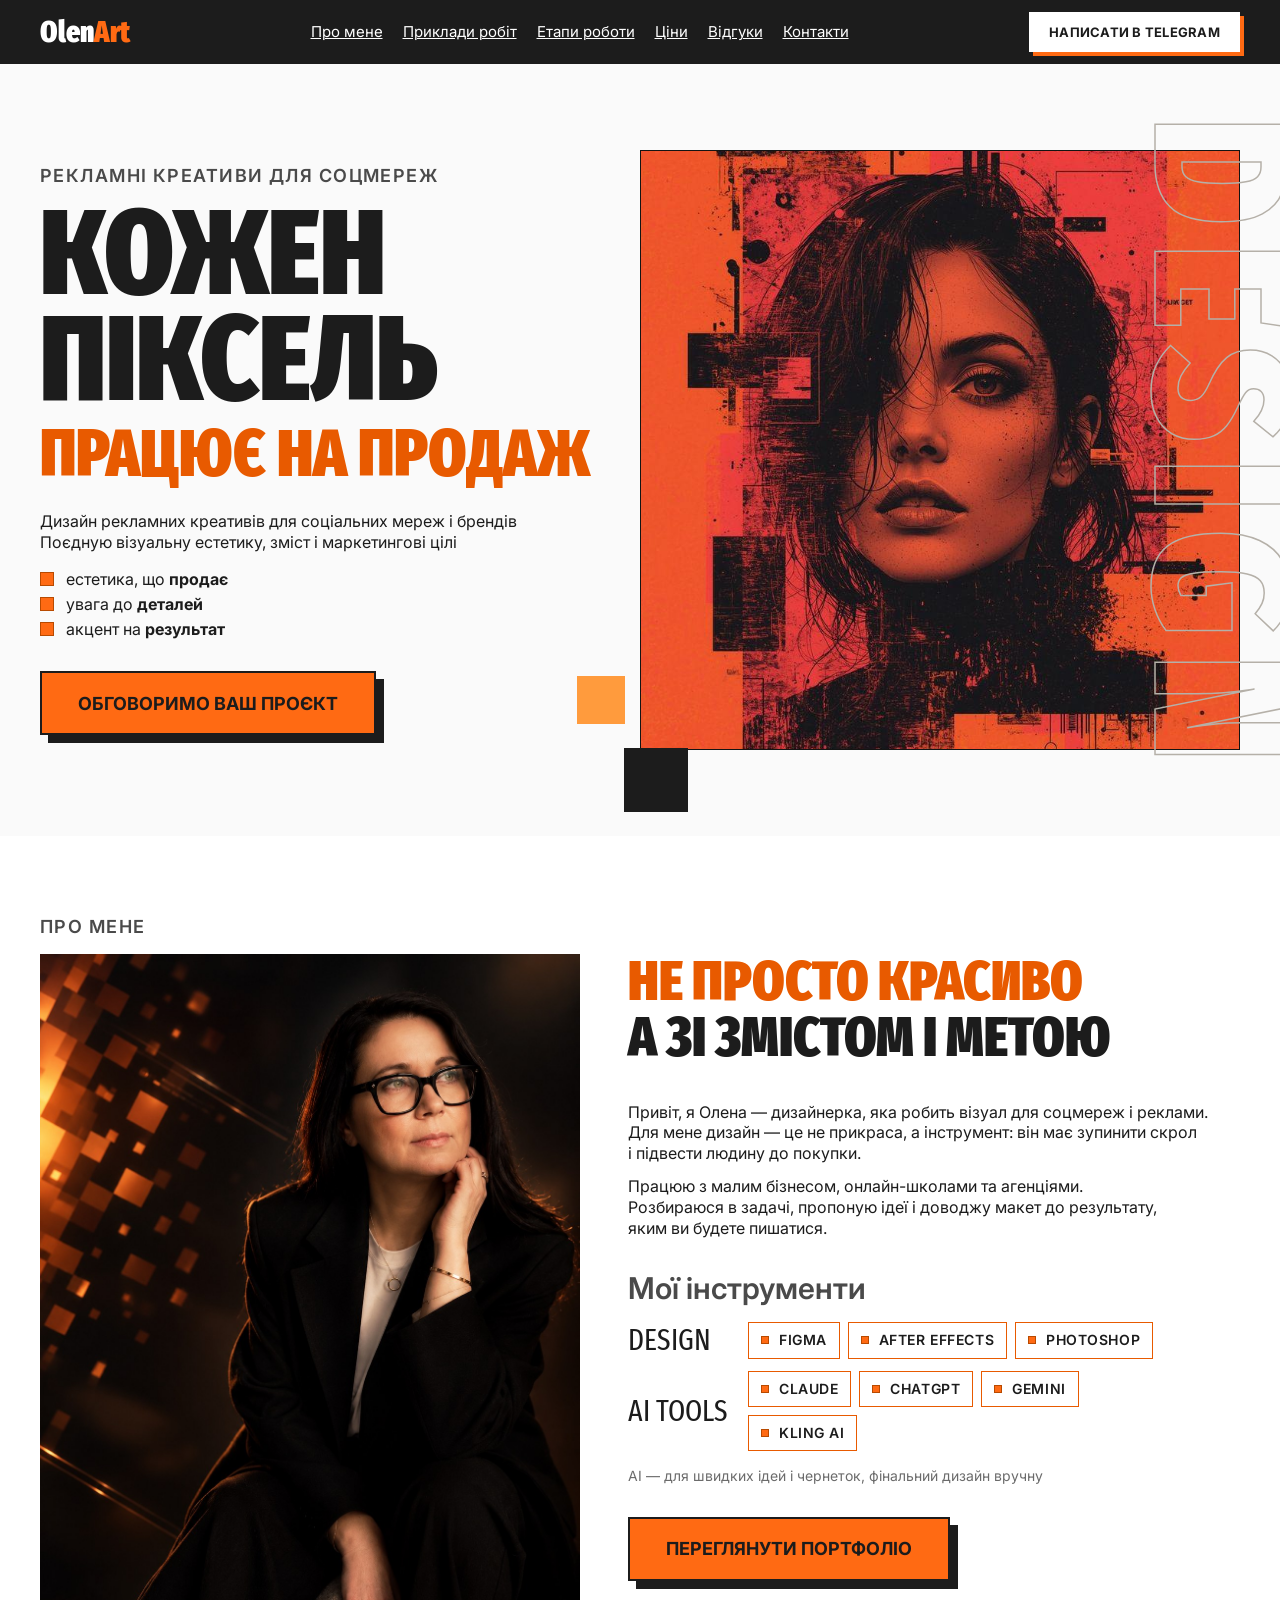
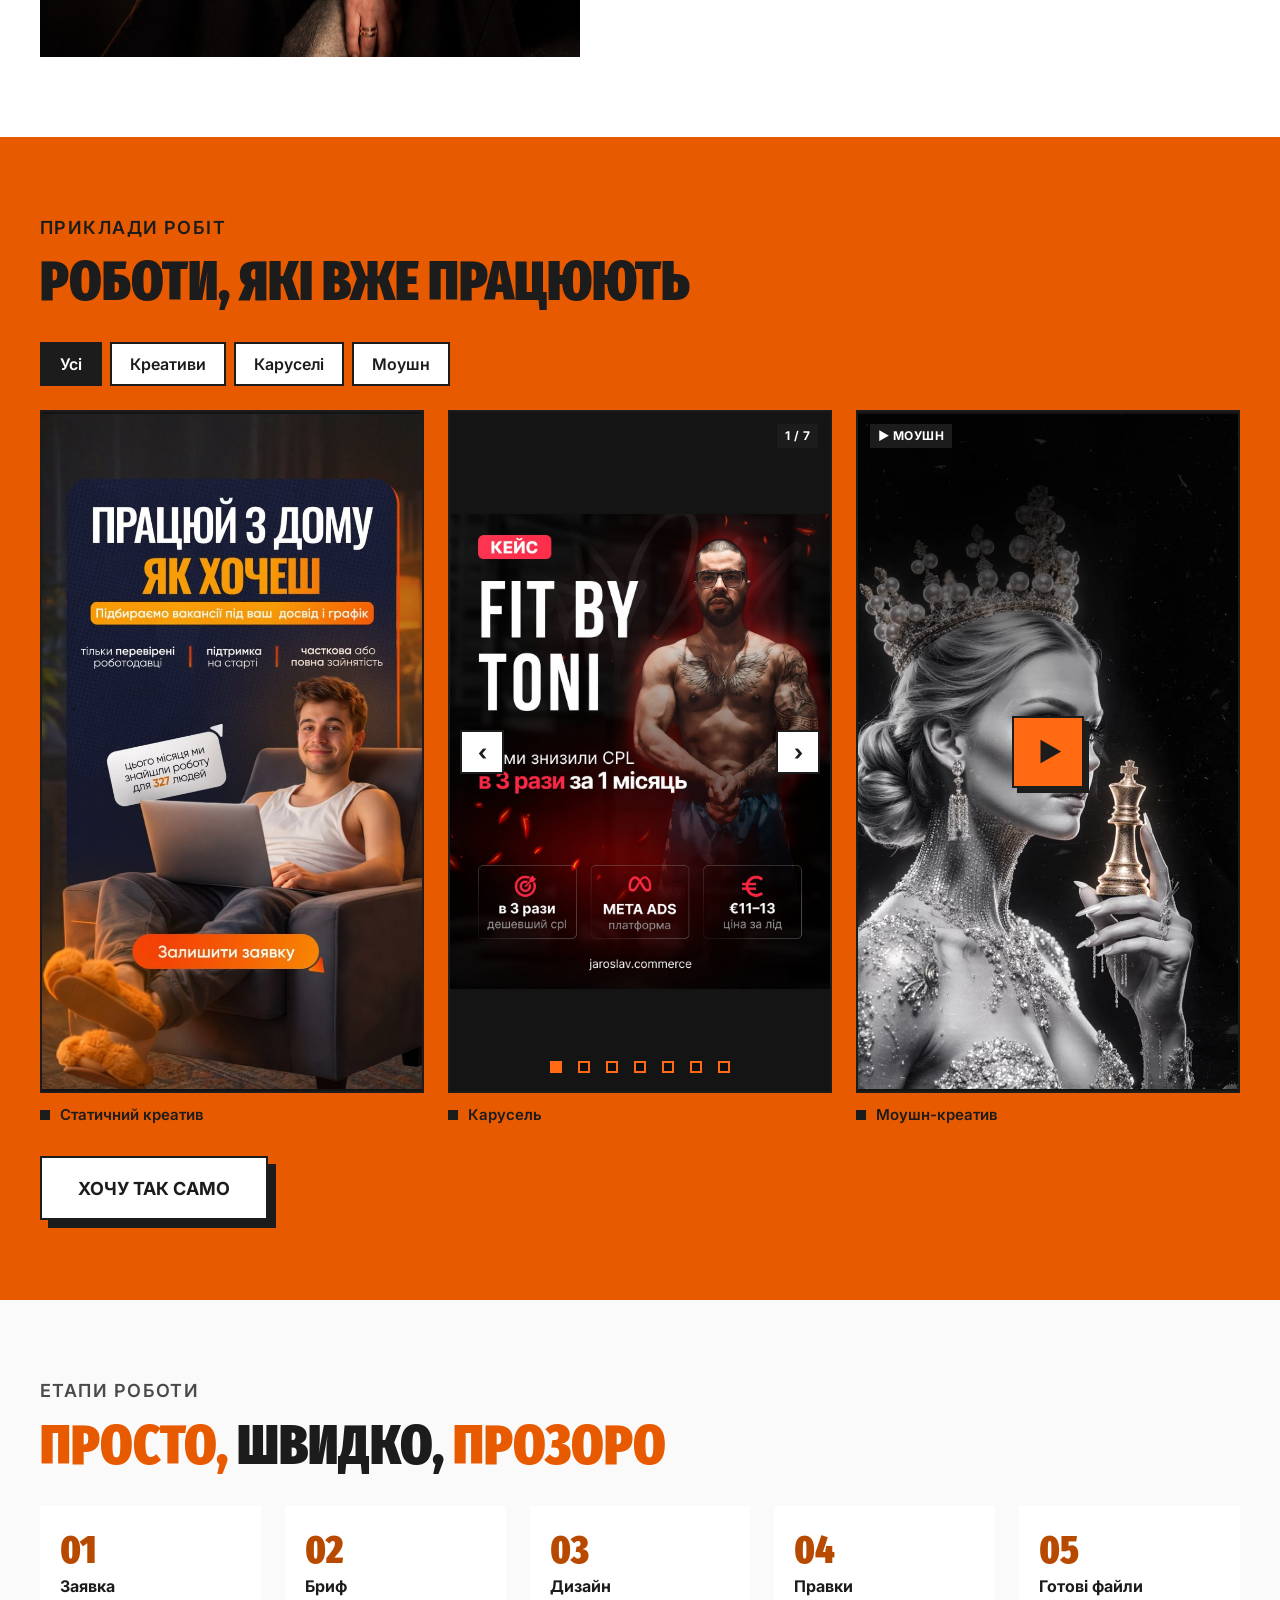
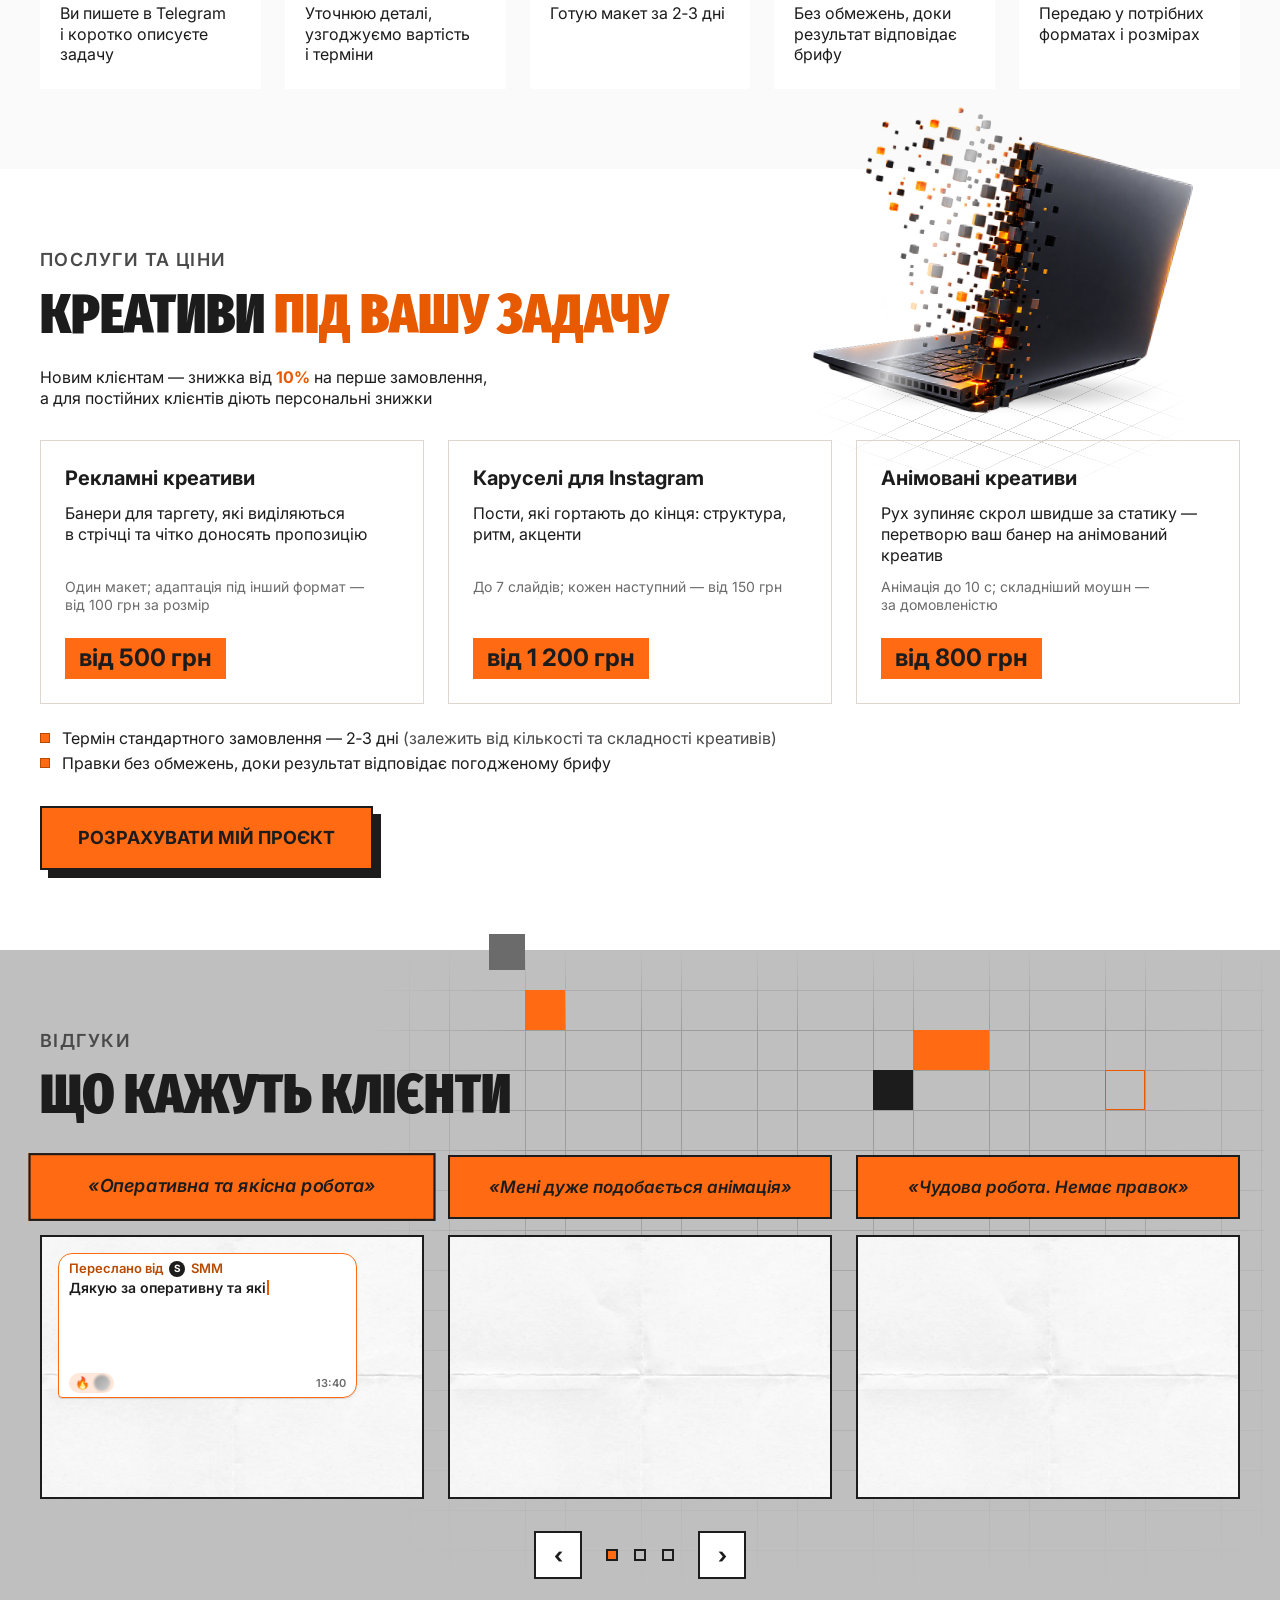
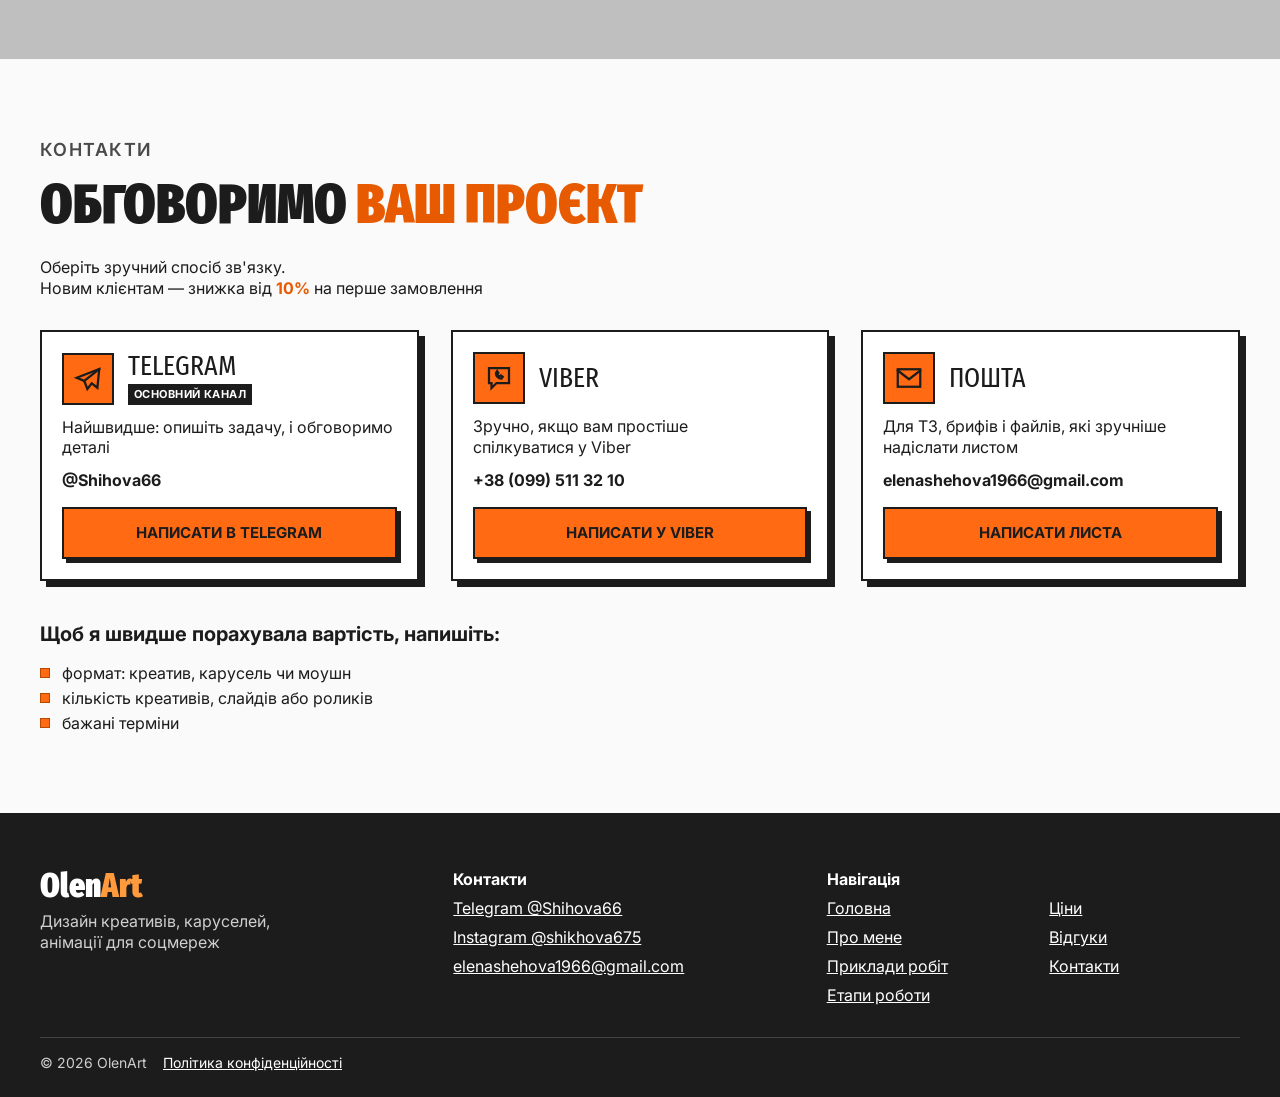
<file: index.html>
<!DOCTYPE html>
<html lang="uk">
<head>
  <meta charset="UTF-8">
  <meta name="viewport" content="width=device-width, initial-scale=1">
  <title>OlenArt — рекламні креативи для соцмереж</title>
  <meta name="description" content="Олена, OlenArt: рекламні креативи, каруселі для Instagram і моушн для соцмереж. Креатив за 2–3 дні, ціни від 500 грн.">
  <!-- Поки сайт у розробці; прибрати перед запуском -->
  <meta name="robots" content="noindex">

  <link rel="preconnect" href="https://fonts.googleapis.com">
  <link rel="preconnect" href="https://fonts.gstatic.com" crossorigin>
  <link href="https://fonts.googleapis.com/css2?family=Fira+Sans+Extra+Condensed:wght@400;900&family=Inter:ital,wght@0,400;0,600;0,700;1,600&display=swap" rel="stylesheet">

  <link rel="stylesheet" href="assets/css/tokens.css">
  <link rel="stylesheet" href="assets/css/base.css">
  <link rel="stylesheet" href="assets/css/components.css">
  <link rel="stylesheet" href="assets/css/sections.css">

  <script src="assets/js/main.js" defer></script>
  <script src="assets/js/reviews.js" defer></script>
</head>
<body id="top">
  <a class="skip-link" href="#main">Перейти до змісту</a>

  <!-- 0. Шапка: чорна, не sticky -->
  <header class="site-header">
    <div class="container site-header__inner">
      <a class="logo" href="#top" aria-label="OlenArt — на початок сторінки">Olen<span>Art</span></a>

      <nav class="site-nav" id="site-nav" aria-label="Навігація по сторінці">
        <ul>
          <li><a href="#about">Про&nbsp;мене</a></li>
          <li><a href="#works">Приклади робіт</a></li>
          <li><a href="#process">Етапи роботи</a></li>
          <li><a href="#services">Ціни</a></li>
          <li><a href="#reviews">Відгуки</a></li>
          <li><a href="#contacts">Контакти</a></li>
        </ul>
        <a class="btn btn--small site-nav__cta" href="https://t.me/Shihova66" target="_blank" rel="noopener">Написати в&nbsp;Telegram</a>
      </nav>

      <a class="btn btn--small site-header__cta" href="https://t.me/Shihova66" target="_blank" rel="noopener">Написати в&nbsp;Telegram</a>

      <button class="burger" type="button" aria-label="Відкрити меню" aria-expanded="false" aria-controls="site-nav">
        <svg class="burger__open" aria-hidden="true" width="22" height="22" viewBox="0 0 24 24" fill="none" stroke="currentColor" stroke-width="2.4" stroke-linecap="square"><path d="M3 6h18M3 12h18M3 18h18"/></svg>
        <svg class="burger__close" aria-hidden="true" width="22" height="22" viewBox="0 0 24 24" fill="none" stroke="currentColor" stroke-width="2.4" stroke-linecap="square"><path d="M5 5l14 14M19 5L5 19"/></svg>
      </button>
    </div>
  </header>

  <main id="main">
    <!-- 1. Перший екран -->
    <section class="hero" aria-labelledby="hero-title">
      <div class="container hero__inner">
        <div class="hero__text">
          <h1 id="hero-title" class="section__label hero__h1 rise" style="--d: 0.1s">Рекламні креативи для соцмереж</h1>
          <p class="slogan hero__slogan">
            <span class="hero__px hero__px--1" aria-hidden="true"></span>
            <span class="hero__px hero__px--2" aria-hidden="true"></span>
            <span class="hero__px hero__px--3" aria-hidden="true"></span>
            <span class="hero__slogan-main"><span class="rise" style="--d: 0.25s">Кожен</span><span class="rise" style="--d: 0.4s">піксель</span></span>
            <span class="hero__slogan-sub rise" style="--d: 0.55s">працює на&nbsp;продаж</span>
          </p>
          <p class="hero__lead only-desktop"><span class="rise" style="--d: 0.7s">Дизайн рекламних креативів для&nbsp;соціальних мереж і&nbsp;брендів</span><span class="rise" style="--d: 0.82s">Поєдную візуальну естетику, зміст і&nbsp;маркетингові цілі</span></p>
          <p class="hero__lead only-mobile rise" style="--d: 0.7s">Поєдную естетику, зміст і&nbsp;маркетингові цілі</p>
          <ul class="list-square hero__benefits">
            <li class="only-desktop rise" style="--d: 0.94s"><span>естетика, що <b>продає</b></span></li>
            <li class="rise" style="--d: 1.04s"><span>увага до <b>деталей</b></span></li>
            <li class="rise" style="--d: 1.14s"><span>акцент на <b>результат</b></span></li>
            <li class="only-mobile rise" style="--d: 1.02s"><span>макет за <b>2‑3&nbsp;дні</b></span></li>
          </ul>
          <div class="section__action rise" style="--d: 1.26s">
            <a class="btn btn--block" href="#contacts">Обговоримо ваш проєкт</a>
          </div>
        </div>

        <div class="hero__media">
          <div class="hero__poster">
            <img src="assets/img/hero-poster.jpg" alt="Приклад креативу: постер із портретом на помаранчевому фоні" width="1080" height="1080">
          </div>
          <span class="hero__sq hero__sq--a" aria-hidden="true"></span>
          <span class="hero__sq hero__sq--b" aria-hidden="true"></span>
          <span class="hero__design" aria-hidden="true">DESIGN</span>
        </div>
      </div>
    </section>

    <!-- 2. Про мене -->
    <section class="section section--white about" id="about" aria-labelledby="about-title">
      <div class="container about__inner">
        <p class="section__label about__label">Про&nbsp;мене</p>
        <h2 id="about-title" class="about__title"><span class="accent">Не&nbsp;просто красиво</span><br>А&nbsp;зі змістом і&nbsp;метою</h2>
        <div class="about__media">
          <img src="assets/img/olena.jpg" alt="Олена, дизайнерка" loading="lazy">
        </div>
        <div class="about__body">
          <p class="only-mobile">Привіт, я&nbsp;Олена. Роблю рекламу, яку не&nbsp;гортають, для&nbsp;малого бізнесу, агенцій та&nbsp;онлайн‑шкіл&nbsp;— від&nbsp;ідеї до&nbsp;готового макета.</p>
          <p class="only-desktop">Привіт, я&nbsp;Олена&nbsp;— дизайнерка, яка робить візуал для&nbsp;соцмереж і&nbsp;реклами.<br>Для&nbsp;мене дизайн&nbsp;— це не&nbsp;прикраса, а&nbsp;інструмент: він має зупинити скрол<br>і&nbsp;підвести людину до&nbsp;покупки.</p>
          <p class="only-desktop">Працюю з&nbsp;малим бізнесом, онлайн-школами та&nbsp;агенціями.<br>Розбираюся в&nbsp;задачі, пропоную ідеї і&nbsp;доводжу макет до&nbsp;результату,<br>яким ви&nbsp;будете пишатися.</p>

          <div class="tools">
            <h3 class="tools__title">Мої інструменти</h3>
            <div class="tools__row">
              <p class="tools__group">Design</p>
              <ul class="chips">
                <li class="chip">Figma</li>
                <li class="chip">After Effects</li>
                <li class="chip">Photoshop</li>
              </ul>
            </div>
            <div class="tools__row">
              <p class="tools__group">AI Tools</p>
              <ul class="chips">
                <li class="chip">Claude</li>
                <li class="chip">ChatGPT</li>
                <li class="chip">Gemini</li>
                <li class="chip">Kling AI</li>
              </ul>
            </div>
            <p class="note tools__note">AI&nbsp;— для&nbsp;швидких ідей і&nbsp;чернеток, фінальний дизайн вручну</p>
          </div>

          <div class="section__action">
            <a class="btn btn--block" href="#works">Переглянути портфоліо</a>
          </div>
        </div>
      </div>
    </section>

    <!-- 3. Приклади робіт -->
    <section class="section section--accent works" id="works" aria-labelledby="works-title">
      <div class="container">
        <div class="section__head">
          <p class="section__label works__label">Приклади робіт</p>
          <h2 id="works-title">Роботи, які вже&nbsp;працюють</h2>
        </div>

        <!-- Сторінка works.html з фільтром — крок 3 -->
        <nav class="filters" aria-label="Фільтри галереї">
          <a href="works.html" aria-current="page">Усі</a>
          <a href="works.html?type=creatives">Креативи</a>
          <a href="works.html?type=carousels">Каруселі</a>
          <a href="works.html?type=motion">Моушн</a>
        </nav>

        <div class="works__grid" data-works-rail>
          <figure class="works__item">
            <div class="work">
              <img src="assets/img/works/creative-1.jpg" alt="Статичний креатив «Працюй з дому як хочеш»" loading="lazy">
              <button type="button" class="work__zoom" aria-label="Збільшити креатив" data-lightbox="creative">
                <span class="work__hint" aria-hidden="true">⤢ Збільшити</span>
              </button>
              <span class="label-dark work__type only-mobile">Креатив</span>
            </div>
            <figcaption class="works__caption">Статичний креатив</figcaption>
          </figure>

          <figure class="works__item">
            <div class="work" data-carousel>
              <img src="assets/img/works/carousel-1.jpg" alt="Карусель, слайд 1 з 7" loading="lazy" data-carousel-img>
              <button type="button" class="work__zoom" aria-label="Збільшити слайд каруселі" data-lightbox="carousel">
                <span class="work__hint" aria-hidden="true">⤢ Збільшити</span>
              </button>
              <button type="button" class="arrow-btn work__prev" aria-label="Попередній слайд" data-carousel-prev>‹</button>
              <button type="button" class="arrow-btn work__next" aria-label="Наступний слайд" data-carousel-next>›</button>
              <span class="label-dark work__type only-mobile">Карусель</span>
              <span class="label-dark work__count"><span data-carousel-num>1</span> / <span data-carousel-total>7</span></span>
              <div class="dots work__dots only-desktop" role="group" aria-label="Слайди каруселі" data-carousel-dots></div>
            </div>
            <figcaption class="works__caption">Карусель</figcaption>
          </figure>

          <figure class="works__item">
            <div class="work">
              <video src="assets/video/motion-1.mp4" poster="assets/img/works/motion-1-poster.jpg" muted loop playsinline preload="metadata" aria-label="Моушн-креатив"></video>
              <button type="button" class="work__zoom" aria-label="Збільшити моушн" data-lightbox="motion">
                <span class="work__hint" aria-hidden="true">⤢ Збільшити</span>
              </button>
              <button type="button" class="work__play" aria-label="Відтворити відео" data-video-toggle>▶</button>
              <span class="label-dark work__type work__type--always">▶ Моушн</span>
            </div>
            <figcaption class="works__caption">Моушн-креатив</figcaption>
          </figure>
        </div>

        <div class="dots works__dots only-mobile" role="group" aria-label="Перемикач робіт" data-works-dots></div>

        <div class="section__action">
          <a class="btn btn--white btn--block" href="#contacts">Хочу так само</a>
        </div>
      </div>
    </section>

    <!-- 4. Етапи роботи -->
    <section class="section process" id="process" aria-labelledby="process-title">
      <div class="container">
        <div class="section__head">
          <p class="section__label">Етапи роботи</p>
          <h2 id="process-title" class="process__title"><span class="process__word accent" style="--d: 0s">Просто,</span> <span class="process__word" style="--d: 0.18s">швидко,</span> <span class="process__word accent" style="--d: 0.36s">прозоро</span></h2>
        </div>
        <ol class="process__steps">
          <li class="process__step">
            <span class="process__num" aria-hidden="true" style="--d: 0.7s">01</span>
            <span class="process__body"><b>Заявка</b><span>Ви&nbsp;пишете в&nbsp;Telegram і&nbsp;коротко описуєте задачу</span></span>
          </li>
          <li class="process__step">
            <span class="process__num" aria-hidden="true" style="--d: 0.88s">02</span>
            <span class="process__body"><b>Бриф</b><span>Уточнюю деталі, узгоджуємо вартість і&nbsp;терміни</span></span>
          </li>
          <li class="process__step">
            <span class="process__num" aria-hidden="true" style="--d: 1.06s">03</span>
            <span class="process__body"><b>Дизайн</b><span>Готую макет за 2‑3&nbsp;дні</span></span>
          </li>
          <li class="process__step">
            <span class="process__num" aria-hidden="true" style="--d: 1.24s">04</span>
            <span class="process__body"><b>Правки</b><span>Без&nbsp;обмежень, доки результат відповідає брифу</span></span>
          </li>
          <li class="process__step">
            <span class="process__num" aria-hidden="true" style="--d: 1.42s">05</span>
            <span class="process__body"><b>Готові файли</b><span>Передаю у&nbsp;потрібних форматах і&nbsp;розмірах</span></span>
          </li>
        </ol>
      </div>
    </section>

    <!-- 5. Послуги та ціни -->
    <section class="section section--white services" id="services" aria-labelledby="services-title">
      <div class="container">
        <div class="services__laptop only-desktop" aria-hidden="true">
          <span class="services__grid"></span>
          <span class="services__shadow"></span>
          <span class="services__lap">
            <img src="assets/img/laptop.png" alt="" width="360" height="302" loading="lazy">
            <span class="services__sheen"></span>
          </span>
        </div>

        <div class="section__head">
          <p class="section__label">Послуги та&nbsp;ціни</p>
          <h2 id="services-title">Креативи <span class="accent">під&nbsp;вашу задачу</span></h2>
          <p>Новим клієнтам&nbsp;— знижка від <b class="accent">10%</b> на&nbsp;перше замовлення,<br class="only-desktop"> а&nbsp;для&nbsp;постійних клієнтів діють персональні знижки</p>
        </div>

        <ul class="services__list">
          <li class="service">
            <h3>Рекламні креативи</h3>
            <p class="service__text">Банери для&nbsp;таргету, які виділяються в&nbsp;стрічці та&nbsp;чітко доносять пропозицію</p>
            <p class="note service__note">Один макет; адаптація під&nbsp;інший формат&nbsp;— від&nbsp;100&nbsp;грн за&nbsp;розмір</p>
            <p class="service__price">від&nbsp;500&nbsp;грн</p>
          </li>
          <li class="service">
            <h3>Каруселі для&nbsp;Instagram</h3>
            <p class="service__text">Пости, які гортають до&nbsp;кінця: структура, ритм, акценти</p>
            <p class="note service__note">До&nbsp;7&nbsp;слайдів; кожен наступний&nbsp;— від&nbsp;150&nbsp;грн</p>
            <p class="service__price">від&nbsp;1&nbsp;200&nbsp;грн</p>
          </li>
          <li class="service">
            <h3>Анімовані креативи</h3>
            <p class="service__text">Рух зупиняє скрол швидше за&nbsp;статику&nbsp;— перетворю ваш банер на&nbsp;анімований креатив</p>
            <p class="note service__note">Анімація до&nbsp;10&nbsp;с; складніший моушн&nbsp;— за&nbsp;домовленістю</p>
            <p class="service__price">від&nbsp;800&nbsp;грн</p>
          </li>
        </ul>

        <ul class="list-square services__terms">
          <li><span>Термін стандартного замовлення&nbsp;— 2‑3&nbsp;дні <span class="services__terms-hint">(залежить від&nbsp;кількості та&nbsp;складності креативів)</span></span></li>
          <li>Правки без&nbsp;обмежень, доки результат відповідає погодженому брифу</li>
        </ul>

        <div class="section__action">
          <a class="btn btn--block" href="#contacts">Розрахувати мій проєкт</a>
        </div>
      </div>
    </section>

    <!-- 6. Відгуки: картки-переписки рендерить reviews.js -->
    <section class="section section--reviews reviews" id="reviews" aria-labelledby="reviews-title">
      <div class="container reviews__inner">
        <div class="reviews__decor" aria-hidden="true">
          <span class="reviews__grid"></span>
          <span class="reviews__sq reviews__sq--1"></span>
          <span class="reviews__sq reviews__sq--2"></span>
          <span class="reviews__sq reviews__sq--3 only-desktop"></span>
          <span class="reviews__sq reviews__sq--4 only-desktop"></span>
          <span class="reviews__sq reviews__sq--5"></span>
        </div>

        <div class="section__head">
          <p class="section__label">Відгуки</p>
          <h2 id="reviews-title">Що&nbsp;кажуть<br class="only-mobile"> клієнти</h2>
        </div>

        <div class="reviews__list" data-reviews></div>

        <p class="reviews__hint only-mobile">Гортайте вбік → <span data-reviews-count>9</span> відгуків</p>

        <div class="reviews__nav only-desktop">
          <button type="button" class="arrow-btn" aria-label="Попередні відгуки" data-reviews-prev>‹</button>
          <div class="dots" role="group" aria-label="Сторінки відгуків" data-reviews-dots></div>
          <button type="button" class="arrow-btn" aria-label="Наступні відгуки" data-reviews-next>›</button>
        </div>
      </div>
    </section>

    <!-- 7. Контакти, об'єднані з фінальним закликом -->
    <section class="section contacts" id="contacts" aria-labelledby="contacts-title">
      <div class="container">
        <div class="section__head">
          <p class="section__label">Контакти</p>
          <h2 id="contacts-title">Обговоримо <span class="accent">ваш проєкт</span></h2>
          <p>Оберіть зручний спосіб зв'язку.<br class="only-desktop"> Новим клієнтам&nbsp;— знижка від <b class="accent">10%</b> на&nbsp;перше замовлення</p>
        </div>

        <ul class="contacts__list">
          <li class="contact">
            <div class="contact__head">
              <span class="contact__icon"><svg aria-hidden="true" width="30" height="30" viewBox="0 0 24 24" fill="none" stroke="currentColor" stroke-width="1.8" stroke-linecap="square" stroke-linejoin="miter"><path d="M21 4 3 11l6 2.5L11.5 20l3.5-4.5 4.5 3.5L21 4Z"/><path d="M9 13.5 21 4"/></svg></span>
              <div class="contact__name">
                <h3>Telegram</h3>
                <span class="contact__badge">Основний канал</span>
              </div>
            </div>
            <p class="contact__text">Найшвидше: опишіть задачу, і&nbsp;обговоримо деталі</p>
            <p class="contact__handle">@Shihova66</p>
            <a class="btn btn--card" href="https://t.me/Shihova66" target="_blank" rel="noopener">Написати в&nbsp;Telegram</a>
          </li>
          <li class="contact">
            <div class="contact__head">
              <span class="contact__icon"><svg aria-hidden="true" width="30" height="30" viewBox="0 0 24 24" fill="none" stroke="currentColor" stroke-width="1.8" stroke-linecap="square" stroke-linejoin="miter"><path d="M4 4h16v12H10l-4 4v-4H4V4Z"/><path d="M9.5 8c0 2.5 2 4.5 4.5 4.5l1-1.5-1.5-1-1 .8a3 3 0 0 1-1.8-1.8l.8-1-1-1.5L9.5 8Z"/></svg></span>
              <div class="contact__name">
                <h3>Viber</h3>
              </div>
            </div>
            <p class="contact__text">Зручно, якщо вам простіше<br class="only-desktop"> спілкуватися у&nbsp;Viber</p>
            <p class="contact__handle"><a href="tel:+380995113210">+38 (099) 511 32 10</a></p>
            <a class="btn btn--card" href="viber://chat?number=%2B380995113210">Написати у&nbsp;Viber</a>
          </li>
          <li class="contact">
            <div class="contact__head">
              <span class="contact__icon"><svg aria-hidden="true" width="30" height="30" viewBox="0 0 24 24" fill="none" stroke="currentColor" stroke-width="1.8" stroke-linecap="square" stroke-linejoin="miter"><rect x="3" y="5" width="18" height="14"/><path d="m3 6 9 7 9-7"/></svg></span>
              <div class="contact__name">
                <h3>Пошта</h3>
              </div>
            </div>
            <p class="contact__text">Для&nbsp;ТЗ, брифів і&nbsp;файлів, які зручніше надіслати листом</p>
            <p class="contact__handle">elenashehova1966@gmail.com</p>
            <a class="btn btn--card" href="mailto:elenashehova1966@gmail.com">Написати листа</a>
          </li>
        </ul>

        <div class="contacts__brief">
          <h3>Щоб я&nbsp;швидше порахувала вартість, напишіть:</h3>
          <ul class="list-square">
            <li>формат: креатив, карусель чи&nbsp;моушн</li>
            <li>кількість креативів, слайдів або роликів</li>
            <li>бажані терміни</li>
          </ul>
        </div>
      </div>
    </section>
  </main>

  <!-- 8. Футер -->
  <footer class="site-footer">
    <div class="container">
      <div class="site-footer__inner">
        <div class="site-footer__brand">
          <a class="logo" href="#top">Olen<span>Art</span></a>
          <p class="site-footer__tagline">Дизайн креативів, каруселей,<br>анімації для&nbsp;соцмереж</p>
        </div>

        <div class="site-footer__col">
          <h2 class="site-footer__title">Контакти</h2>
          <ul class="site-footer__links">
            <li><a href="https://t.me/Shihova66" target="_blank" rel="noopener">Telegram @Shihova66</a></li>
            <li><a href="https://www.instagram.com/shikhova675/" target="_blank" rel="noopener">Instagram @shikhova675</a></li>
            <li><a href="mailto:elenashehova1966@gmail.com">elenashehova1966@gmail.com</a></li>
          </ul>
        </div>

        <nav class="site-footer__col site-footer__col--nav" aria-label="Навігація у футері">
          <h2 class="site-footer__title">Навігація</h2>
          <ul class="site-footer__links site-footer__nav">
            <li><a href="#top">Головна</a></li>
            <li><a href="#about">Про&nbsp;мене</a></li>
            <li><a href="#works">Приклади робіт</a></li>
            <li><a href="#process">Етапи роботи</a></li>
            <li><a href="#services">Ціни</a></li>
            <li><a href="#reviews">Відгуки</a></li>
            <li><a href="#contacts">Контакти</a></li>
          </ul>
        </nav>
      </div>

      <div class="site-footer__bottom">
        <span>© 2026 OlenArt</span>
        <a href="privacy.html">Політика конфіденційності</a>
      </div>
    </div>
  </footer>

  <a class="to-top" href="#top" aria-label="Повернутися нагору" data-hidden>
    <svg aria-hidden="true" width="22" height="22" viewBox="0 0 24 24" fill="none" stroke="currentColor" stroke-width="2.4" stroke-linecap="square" stroke-linejoin="miter"><path d="M12 20V5"/><path d="m5 11 7-7 7 7"/></svg>
  </a>

  <!-- Перегляд роботи на весь екран; наповнює main.js -->
  <div class="lightbox" role="dialog" aria-modal="true" aria-label="Перегляд роботи" hidden data-lightbox-root>
    <div class="lightbox__stage" data-lightbox-stage></div>
    <button type="button" class="lightbox__btn lightbox__prev" aria-label="Попередній слайд" data-lightbox-prev>‹</button>
    <button type="button" class="lightbox__btn lightbox__next" aria-label="Наступний слайд" data-lightbox-next>›</button>
    <span class="lightbox__count" data-lightbox-count></span>
    <button type="button" class="lightbox__btn lightbox__close" aria-label="Закрити перегляд" data-lightbox-close>✕</button>
  </div>
</body>
</html>
</file>
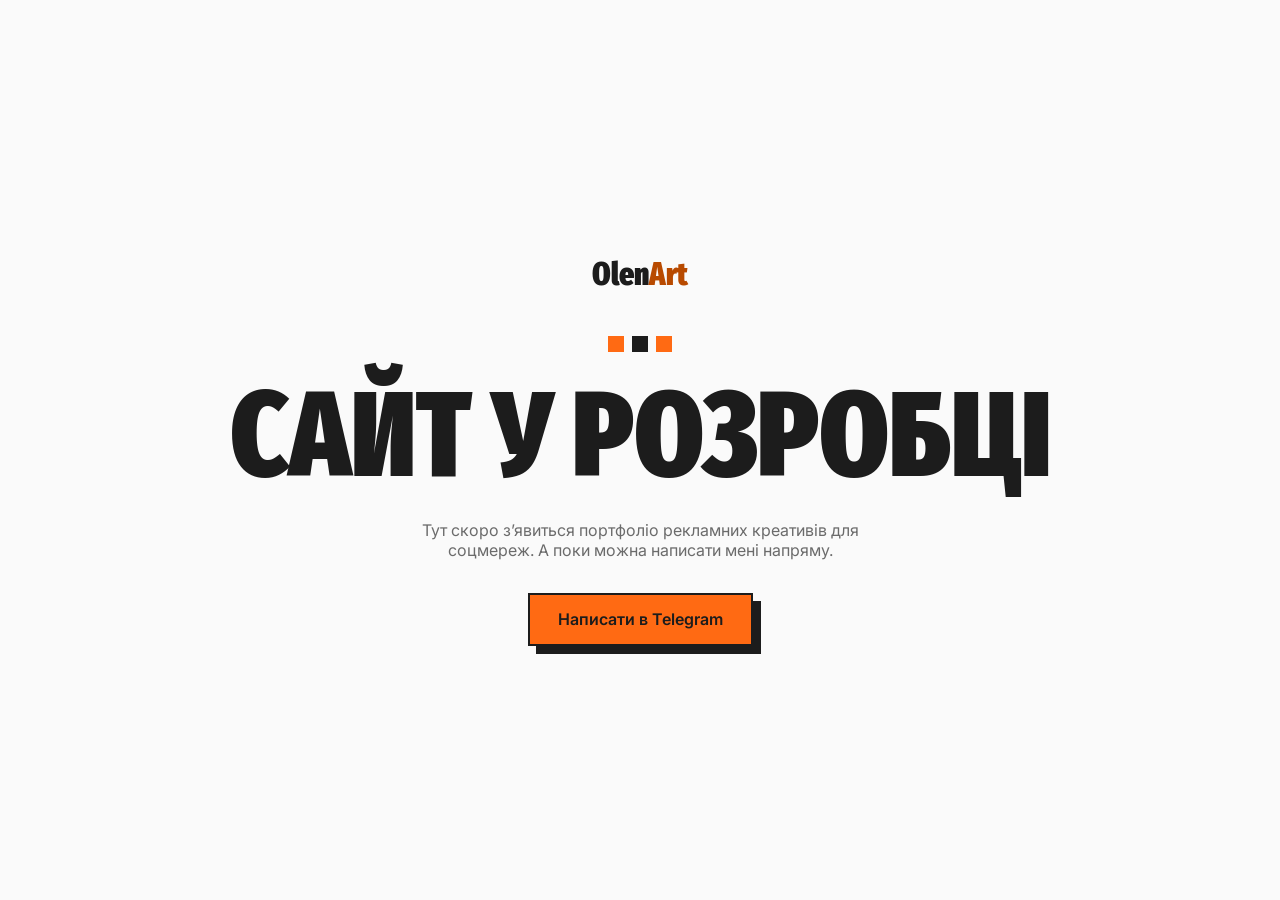
<file: maintenance.html>
<!DOCTYPE html>
<html lang="uk">
<head>
  <meta charset="UTF-8">
  <meta name="viewport" content="width=device-width, initial-scale=1">
  <title>OlenArt — сайт у розробці</title>
  <meta name="description" content="Сайт-портфоліо OlenArt: рекламні креативи для соцмереж. Скоро відкриття.">
  <meta name="robots" content="noindex">
  <link rel="preconnect" href="https://fonts.googleapis.com">
  <link rel="preconnect" href="https://fonts.gstatic.com" crossorigin>
  <link href="https://fonts.googleapis.com/css2?family=Fira+Sans+Extra+Condensed:wght@400;900&family=Inter:wght@400;600&display=swap" rel="stylesheet">
  <style>
    :root {
      --bg: #FAFAFA;
      --text: #1C1C1C;
      --muted: #6B6B6B;
      --accent: #FF6A13;
      --accent-text: #B84A00;
      --hover: #FF9B3D;
    }

    * { box-sizing: border-box; margin: 0; padding: 0; }

    body {
      min-height: 100vh;
      display: flex;
      flex-direction: column;
      align-items: center;
      justify-content: center;
      padding: 24px 20px;
      background: var(--bg);
      color: var(--text);
      font-family: "Inter", system-ui, sans-serif;
      font-size: 16px;
      line-height: 1.3;
      text-align: center;
    }

    .logo {
      font-family: "Fira Sans Extra Condensed", sans-serif;
      font-weight: 900;
      font-size: 32px;
      margin-bottom: 40px;
    }
    .logo span { color: var(--accent-text); }

    .pixels {
      display: flex;
      gap: 8px;
      justify-content: center;
      margin-bottom: 24px;
    }
    .pixels i {
      width: 16px;
      height: 16px;
      background: var(--accent);
      animation: blink 1.8s infinite;
    }
    .pixels i:nth-child(2) { background: var(--text); animation-delay: .6s; }
    .pixels i:nth-child(3) { animation-delay: 1.2s; }

    @keyframes blink {
      0%, 100% { opacity: 1; }
      50% { opacity: .25; }
    }

    h1 {
      font-family: "Fira Sans Extra Condensed", sans-serif;
      font-weight: 900;
      text-transform: uppercase;
      font-size: clamp(48px, 10vw, 120px);
      line-height: 1;
      margin-bottom: 24px;
    }

    p {
      color: var(--muted);
      max-width: 480px;
      margin-bottom: 32px;
    }

    .btn {
      display: inline-flex;
      align-items: center;
      min-height: 44px;
      padding: 14px 28px;
      background: var(--accent);
      color: var(--text);
      border: 2px solid var(--text);
      box-shadow: 8px 8px 0 var(--text);
      font-weight: 600;
      text-decoration: none;
      transition: transform .15s, box-shadow .15s, background .15s;
    }
    .btn:hover { background: var(--hover); }
    .btn:active {
      transform: translate(8px, 8px);
      box-shadow: 0 0 0 var(--text);
    }
    .btn:focus-visible {
      outline: 3px solid var(--text);
      outline-offset: 4px;
    }

    @media (prefers-reduced-motion: reduce) {
      .pixels i { animation: none; }
      .btn { transition: none; }
    }
  </style>
</head>
<body>
  <div class="logo">Olen<span>Art</span></div>

  <div class="pixels" aria-hidden="true"><i></i><i></i><i></i></div>

  <h1>Сайт у розробці</h1>

  <p>Тут скоро з’явиться портфоліо рекламних креативів для соцмереж. А поки можна написати мені напряму.</p>

  <a class="btn" href="https://t.me/Shihova66" target="_blank" rel="noopener">Написати в Telegram</a>
</body>
</html>
</file>
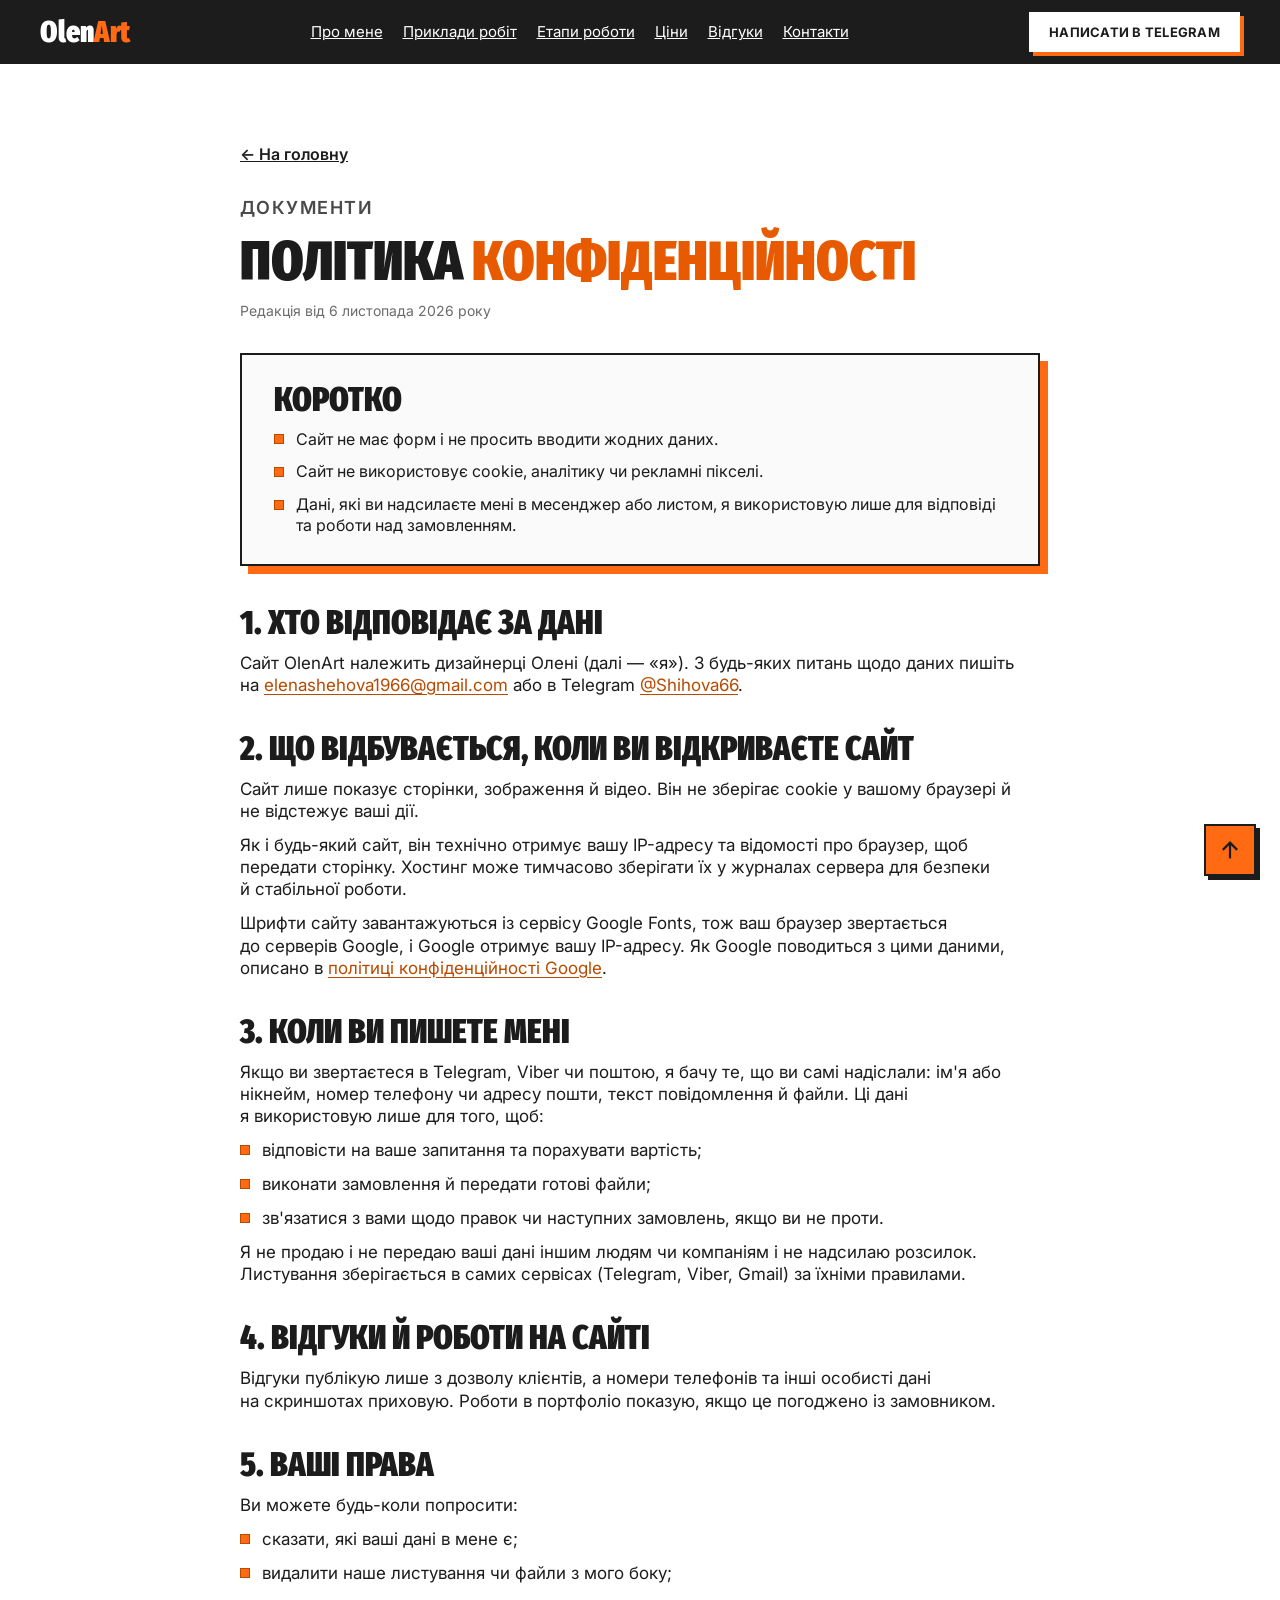
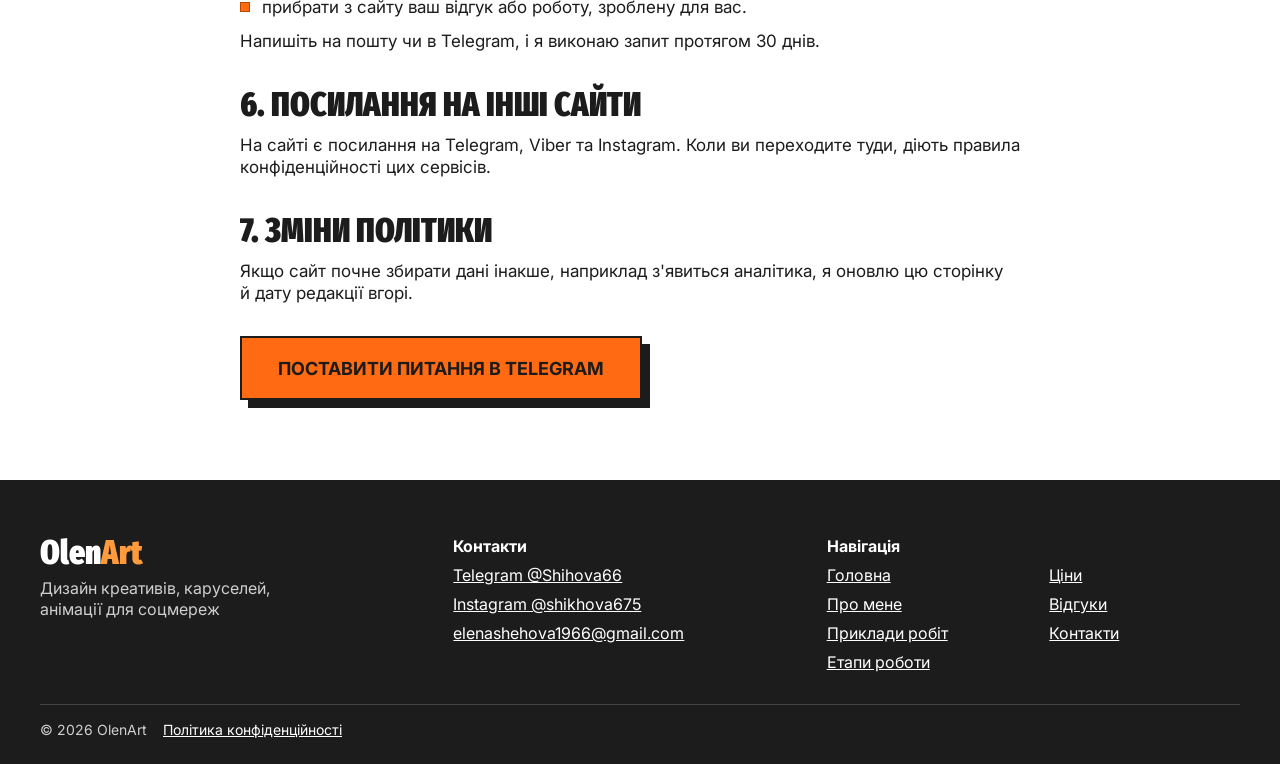
<file: privacy.html>
<!DOCTYPE html>
<html lang="uk">
<head>
  <meta charset="UTF-8">
  <meta name="viewport" content="width=device-width, initial-scale=1">
  <title>Політика конфіденційності — OlenArt</title>
  <meta name="description" content="Як сайт OlenArt поводиться з даними відвідувачів і клієнтів.">
  <!-- Поки сайт у розробці; прибрати перед запуском -->
  <meta name="robots" content="noindex">

  <link rel="preconnect" href="https://fonts.googleapis.com">
  <link rel="preconnect" href="https://fonts.gstatic.com" crossorigin>
  <link href="https://fonts.googleapis.com/css2?family=Fira+Sans+Extra+Condensed:wght@400;900&family=Inter:ital,wght@0,400;0,600;0,700;1,600&display=swap" rel="stylesheet">

  <link rel="stylesheet" href="assets/css/tokens.css">
  <link rel="stylesheet" href="assets/css/base.css">
  <link rel="stylesheet" href="assets/css/components.css">
  <link rel="stylesheet" href="assets/css/sections.css">

  <script src="assets/js/main.js" defer></script>
</head>
<body id="top">
  <a class="skip-link" href="#main">Перейти до змісту</a>

  <header class="site-header">
    <div class="container site-header__inner">
      <a class="logo" href="index.html" aria-label="OlenArt — на головну">Olen<span>Art</span></a>

      <nav class="site-nav" id="site-nav" aria-label="Навігація по сайту">
        <ul>
          <li><a href="index.html#about">Про&nbsp;мене</a></li>
          <li><a href="works.html">Приклади робіт</a></li>
          <li><a href="index.html#process">Етапи роботи</a></li>
          <li><a href="index.html#services">Ціни</a></li>
          <li><a href="index.html#reviews">Відгуки</a></li>
          <li><a href="index.html#contacts">Контакти</a></li>
        </ul>
        <a class="btn btn--small site-nav__cta" href="https://t.me/Shihova66" target="_blank" rel="noopener">Написати в&nbsp;Telegram</a>
      </nav>

      <a class="btn btn--small site-header__cta" href="https://t.me/Shihova66" target="_blank" rel="noopener">Написати в&nbsp;Telegram</a>

      <button class="burger" type="button" aria-label="Відкрити меню" aria-expanded="false" aria-controls="site-nav">
        <svg class="burger__open" aria-hidden="true" width="22" height="22" viewBox="0 0 24 24" fill="none" stroke="currentColor" stroke-width="2.4" stroke-linecap="square"><path d="M3 6h18M3 12h18M3 18h18"/></svg>
        <svg class="burger__close" aria-hidden="true" width="22" height="22" viewBox="0 0 24 24" fill="none" stroke="currentColor" stroke-width="2.4" stroke-linecap="square"><path d="M5 5l14 14M19 5L5 19"/></svg>
      </button>
    </div>
  </header>

  <!-- ЧЕРНЕТКА: текст складено за тим, як сайт працює зараз (без форм, cookie й аналітики).
       Олена має перевірити його перед запуском. Якщо додати Google Analytics чи Meta Pixel,
       розділи 2 і 3 треба оновити й додати банер згоди на cookie. -->
  <main id="main">
    <section class="section section--white legal" aria-labelledby="legal-title">
      <div class="container legal__inner">
        <a class="gallery__back legal__back" href="index.html">← На&nbsp;головну</a>

        <div class="section__head">
          <p class="section__label">Документи</p>
          <h1 id="legal-title" class="legal__title">Політика <span class="accent">конфіденційності</span></h1>
          <p class="note">Редакція від 6&nbsp;листопада 2026&nbsp;року</p>
        </div>

        <div class="legal__summary">
          <h2>Коротко</h2>
          <ul class="list-square">
            <li>Сайт не&nbsp;має форм і&nbsp;не&nbsp;просить вводити жодних даних.</li>
            <li>Сайт не&nbsp;використовує cookie, аналітику чи&nbsp;рекламні пікселі.</li>
            <li>Дані, які ви&nbsp;надсилаєте мені в&nbsp;месенджер або листом, я&nbsp;використовую лише для&nbsp;відповіді та&nbsp;роботи над&nbsp;замовленням.</li>
          </ul>
        </div>

        <div class="legal__body">
          <h2>1. Хто відповідає за&nbsp;дані</h2>
          <p>Сайт OlenArt належить дизайнерці Олені (далі&nbsp;— «я»). З&nbsp;будь-яких питань щодо даних пишіть на&nbsp;<a href="mailto:elenashehova1966@gmail.com">elenashehova1966@gmail.com</a> або в&nbsp;Telegram <a href="https://t.me/Shihova66" target="_blank" rel="noopener">@Shihova66</a>.</p>

          <h2>2. Що відбувається, коли ви&nbsp;відкриваєте сайт</h2>
          <p>Сайт лише показує сторінки, зображення й відео. Він не&nbsp;зберігає cookie у&nbsp;вашому браузері й не&nbsp;відстежує ваші дії.</p>
          <p>Як і&nbsp;будь-який сайт, він технічно отримує вашу IP-адресу та&nbsp;відомості про&nbsp;браузер, щоб передати сторінку. Хостинг може тимчасово зберігати їх у&nbsp;журналах сервера для&nbsp;безпеки й&nbsp;стабільної роботи.</p>
          <p>Шрифти сайту завантажуються із&nbsp;сервісу Google Fonts, тож ваш браузер звертається до&nbsp;серверів Google, і&nbsp;Google отримує вашу IP-адресу. Як Google поводиться з&nbsp;цими даними, описано в&nbsp;<a href="https://policies.google.com/privacy?hl=uk" target="_blank" rel="noopener">політиці конфіденційності Google</a>.</p>

          <h2>3. Коли ви&nbsp;пишете мені</h2>
          <p>Якщо ви&nbsp;звертаєтеся в&nbsp;Telegram, Viber чи&nbsp;поштою, я&nbsp;бачу те, що ви&nbsp;самі надіслали: ім'я або нікнейм, номер телефону чи&nbsp;адресу пошти, текст повідомлення й&nbsp;файли. Ці&nbsp;дані я&nbsp;використовую лише для&nbsp;того, щоб:</p>
          <ul class="list-square">
            <li>відповісти на&nbsp;ваше запитання та&nbsp;порахувати вартість;</li>
            <li>виконати замовлення й&nbsp;передати готові файли;</li>
            <li>зв'язатися з&nbsp;вами щодо правок чи&nbsp;наступних замовлень, якщо ви&nbsp;не&nbsp;проти.</li>
          </ul>
          <p>Я&nbsp;не&nbsp;продаю і&nbsp;не&nbsp;передаю ваші дані іншим людям чи&nbsp;компаніям і&nbsp;не&nbsp;надсилаю розсилок. Листування зберігається в&nbsp;самих сервісах (Telegram, Viber, Gmail) за&nbsp;їхніми правилами.</p>

          <h2>4. Відгуки й&nbsp;роботи на&nbsp;сайті</h2>
          <p>Відгуки публікую лише з&nbsp;дозволу клієнтів, а&nbsp;номери телефонів та&nbsp;інші особисті дані на&nbsp;скриншотах приховую. Роботи в&nbsp;портфоліо показую, якщо це&nbsp;погоджено із&nbsp;замовником.</p>

          <h2>5. Ваші права</h2>
          <p>Ви&nbsp;можете будь-коли попросити:</p>
          <ul class="list-square">
            <li>сказати, які ваші дані в&nbsp;мене є;</li>
            <li>видалити наше листування чи&nbsp;файли з&nbsp;мого боку;</li>
            <li>прибрати з&nbsp;сайту ваш відгук або роботу, зроблену для&nbsp;вас.</li>
          </ul>
          <p>Напишіть на&nbsp;пошту чи&nbsp;в&nbsp;Telegram, і&nbsp;я&nbsp;виконаю запит протягом 30&nbsp;днів.</p>

          <h2>6. Посилання на&nbsp;інші сайти</h2>
          <p>На&nbsp;сайті є посилання на&nbsp;Telegram, Viber та&nbsp;Instagram. Коли ви&nbsp;переходите туди, діють правила конфіденційності цих сервісів.</p>

          <h2>7. Зміни політики</h2>
          <p>Якщо сайт почне збирати дані інакше, наприклад з'явиться аналітика, я&nbsp;оновлю цю сторінку й&nbsp;дату редакції вгорі.</p>
        </div>

        <div class="section__action">
          <a class="btn btn--block" href="https://t.me/Shihova66" target="_blank" rel="noopener">Поставити питання в&nbsp;Telegram</a>
        </div>
      </div>
    </section>
  </main>

  <footer class="site-footer">
    <div class="container">
      <div class="site-footer__inner">
        <div class="site-footer__brand">
          <a class="logo" href="index.html">Olen<span>Art</span></a>
          <p class="site-footer__tagline">Дизайн креативів, каруселей,<br>анімації для&nbsp;соцмереж</p>
        </div>

        <div class="site-footer__col">
          <h2 class="site-footer__title">Контакти</h2>
          <ul class="site-footer__links">
            <li><a href="https://t.me/Shihova66" target="_blank" rel="noopener">Telegram @Shihova66</a></li>
            <li><a href="https://www.instagram.com/shikhova675/" target="_blank" rel="noopener">Instagram @shikhova675</a></li>
            <li><a href="mailto:elenashehova1966@gmail.com">elenashehova1966@gmail.com</a></li>
          </ul>
        </div>

        <nav class="site-footer__col site-footer__col--nav" aria-label="Навігація у футері">
          <h2 class="site-footer__title">Навігація</h2>
          <ul class="site-footer__links site-footer__nav">
            <li><a href="index.html">Головна</a></li>
            <li><a href="index.html#about">Про&nbsp;мене</a></li>
            <li><a href="works.html">Приклади робіт</a></li>
            <li><a href="index.html#process">Етапи роботи</a></li>
            <li><a href="index.html#services">Ціни</a></li>
            <li><a href="index.html#reviews">Відгуки</a></li>
            <li><a href="index.html#contacts">Контакти</a></li>
          </ul>
        </nav>
      </div>

      <div class="site-footer__bottom">
        <span>© 2026 OlenArt</span>
        <a href="privacy.html" aria-current="page">Політика конфіденційності</a>
      </div>
    </div>
  </footer>

  <a class="to-top" href="#top" aria-label="Повернутися нагору" data-hidden>
    <svg aria-hidden="true" width="22" height="22" viewBox="0 0 24 24" fill="none" stroke="currentColor" stroke-width="2.4" stroke-linecap="square" stroke-linejoin="miter"><path d="M12 20V5"/><path d="m5 11 7-7 7 7"/></svg>
  </a>
</body>
</html>
</file>
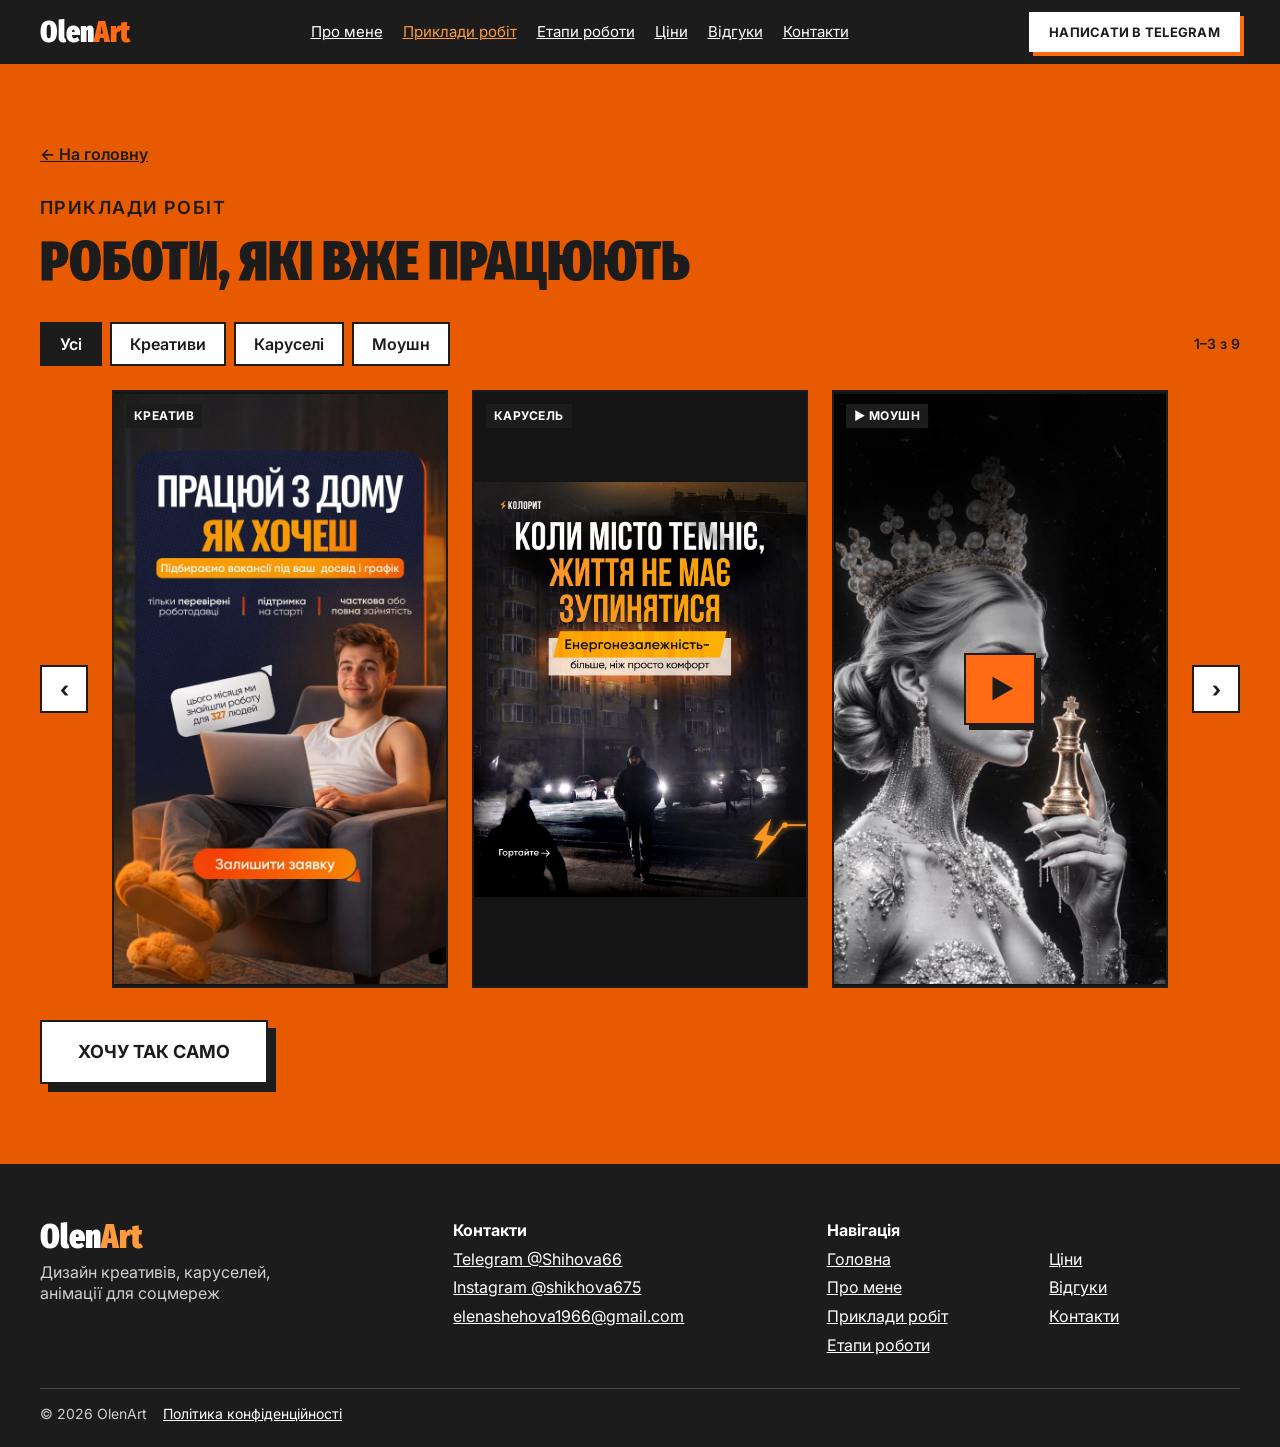
<file: works.html>
<!DOCTYPE html>
<html lang="uk">
<head>
  <meta charset="UTF-8">
  <meta name="viewport" content="width=device-width, initial-scale=1">
  <title>Приклади робіт — OlenArt</title>
  <meta name="description" content="Портфоліо OlenArt: статичні рекламні креативи, каруселі для Instagram і моушн для соцмереж.">
  <!-- Поки сайт у розробці; прибрати перед запуском -->
  <meta name="robots" content="noindex">

  <link rel="preconnect" href="https://fonts.googleapis.com">
  <link rel="preconnect" href="https://fonts.gstatic.com" crossorigin>
  <link href="https://fonts.googleapis.com/css2?family=Fira+Sans+Extra+Condensed:wght@400;900&family=Inter:ital,wght@0,400;0,600;0,700;1,600&display=swap" rel="stylesheet">

  <link rel="stylesheet" href="assets/css/tokens.css">
  <link rel="stylesheet" href="assets/css/base.css">
  <link rel="stylesheet" href="assets/css/components.css">
  <link rel="stylesheet" href="assets/css/sections.css">

  <script src="assets/js/main.js" defer></script>
  <script src="assets/js/works.js" defer></script>
</head>
<body id="top">
  <a class="skip-link" href="#main">Перейти до змісту</a>

  <header class="site-header">
    <div class="container site-header__inner">
      <a class="logo" href="index.html" aria-label="OlenArt — на головну">Olen<span>Art</span></a>

      <nav class="site-nav" id="site-nav" aria-label="Навігація по сайту">
        <ul>
          <li><a href="index.html#about">Про&nbsp;мене</a></li>
          <li><a href="works.html" aria-current="page">Приклади робіт</a></li>
          <li><a href="index.html#process">Етапи роботи</a></li>
          <li><a href="index.html#services">Ціни</a></li>
          <li><a href="index.html#reviews">Відгуки</a></li>
          <li><a href="index.html#contacts">Контакти</a></li>
        </ul>
        <a class="btn btn--small site-nav__cta" href="https://t.me/Shihova66" target="_blank" rel="noopener">Написати в&nbsp;Telegram</a>
      </nav>

      <a class="btn btn--small site-header__cta" href="https://t.me/Shihova66" target="_blank" rel="noopener">Написати в&nbsp;Telegram</a>

      <button class="burger" type="button" aria-label="Відкрити меню" aria-expanded="false" aria-controls="site-nav">
        <svg class="burger__open" aria-hidden="true" width="22" height="22" viewBox="0 0 24 24" fill="none" stroke="currentColor" stroke-width="2.4" stroke-linecap="square"><path d="M3 6h18M3 12h18M3 18h18"/></svg>
        <svg class="burger__close" aria-hidden="true" width="22" height="22" viewBox="0 0 24 24" fill="none" stroke="currentColor" stroke-width="2.4" stroke-linecap="square"><path d="M5 5l14 14M19 5L5 19"/></svg>
      </button>
    </div>
  </header>

  <main id="main">
    <!-- Галерея з фільтром: works.html?type=creatives|carousels|motion; картки рендерить works.js -->
    <section class="section section--accent works gallery" aria-labelledby="works-title">
      <div class="container gallery__inner">
        <a class="gallery__back" href="index.html">← На&nbsp;головну</a>

        <div class="section__head">
          <p class="section__label">Приклади робіт</p>
          <h1 id="works-title" class="gallery__title">Роботи, які вже&nbsp;працюють</h1>
        </div>

        <div class="gallery__bar">
          <nav class="filters" aria-label="Фільтри галереї">
            <a href="works.html" data-filter="all">Усі</a>
            <a href="works.html?type=creatives" data-filter="creatives">Креативи</a>
            <a href="works.html?type=carousels" data-filter="carousels">Каруселі</a>
            <a href="works.html?type=motion" data-filter="motion">Моушн</a>
          </nav>
          <p class="gallery__count only-desktop" aria-live="polite" data-gallery-count></p>
        </div>

        <div class="gallery__slider">
          <button type="button" class="arrow-btn gallery__arrow only-desktop" aria-label="Попередні роботи" data-gallery-prev>‹</button>
          <div class="works__grid gallery__grid" data-gallery-list></div>
          <button type="button" class="arrow-btn gallery__arrow only-desktop" aria-label="Наступні роботи" data-gallery-next>›</button>
        </div>

        <div class="gallery__pager only-mobile">
          <div class="dots" role="group" aria-label="Перемикач робіт" data-gallery-dots></div>
          <span data-gallery-num></span>
        </div>

        <div class="section__action">
          <a class="btn btn--white btn--block" href="index.html#contacts">Хочу так само</a>
        </div>
      </div>
    </section>
  </main>

  <footer class="site-footer">
    <div class="container">
      <div class="site-footer__inner">
        <div class="site-footer__brand">
          <a class="logo" href="index.html">Olen<span>Art</span></a>
          <p class="site-footer__tagline">Дизайн креативів, каруселей,<br>анімації для&nbsp;соцмереж</p>
        </div>

        <div class="site-footer__col">
          <h2 class="site-footer__title">Контакти</h2>
          <ul class="site-footer__links">
            <li><a href="https://t.me/Shihova66" target="_blank" rel="noopener">Telegram @Shihova66</a></li>
            <li><a href="https://www.instagram.com/shikhova675/" target="_blank" rel="noopener">Instagram @shikhova675</a></li>
            <li><a href="mailto:elenashehova1966@gmail.com">elenashehova1966@gmail.com</a></li>
          </ul>
        </div>

        <nav class="site-footer__col site-footer__col--nav" aria-label="Навігація у футері">
          <h2 class="site-footer__title">Навігація</h2>
          <ul class="site-footer__links site-footer__nav">
            <li><a href="index.html">Головна</a></li>
            <li><a href="index.html#about">Про&nbsp;мене</a></li>
            <li><a href="works.html">Приклади робіт</a></li>
            <li><a href="index.html#process">Етапи роботи</a></li>
            <li><a href="index.html#services">Ціни</a></li>
            <li><a href="index.html#reviews">Відгуки</a></li>
            <li><a href="index.html#contacts">Контакти</a></li>
          </ul>
        </nav>
      </div>

      <div class="site-footer__bottom">
        <span>© 2026 OlenArt</span>
        <a href="privacy.html">Політика конфіденційності</a>
      </div>
    </div>
  </footer>

  <!-- Перегляд роботи на весь екран; наповнює main.js -->
  <div class="lightbox" role="dialog" aria-modal="true" aria-label="Перегляд роботи" hidden data-lightbox-root>
    <div class="lightbox__stage" data-lightbox-stage></div>
    <button type="button" class="lightbox__btn lightbox__prev" aria-label="Попередній слайд" data-lightbox-prev>‹</button>
    <button type="button" class="lightbox__btn lightbox__next" aria-label="Наступний слайд" data-lightbox-next>›</button>
    <span class="lightbox__count" data-lightbox-count></span>
    <button type="button" class="lightbox__btn lightbox__close" aria-label="Закрити перегляд" data-lightbox-close>✕</button>
  </div>
</body>
</html>
</file>
<file: assets/css/tokens.css>
/* Дизайн-токени OlenArt — за прототипом v3 (Main-v3 / Main-v3-mobile).
   Значення за замовчуванням — мобільні (390 px), від 768 px — десктопні. */

:root {
  /* Кольори */
  --c-bg: #FAFAFA;            /* фон сторінки */
  --c-card: #FFFFFF;          /* картки, світлі секції */
  --c-ink: #1C1C1C;           /* текст, рамки, тіні, шапка */
  --c-label: #4A4A4A;         /* підписи секцій */
  --c-muted: #6B6B6B;         /* примітки */
  --c-line: #DDD6CC;          /* тонка рамка карток послуг */
  --c-accent: #FF6A13;        /* кнопки й плашки */
  --c-accent-strong: #E85A00; /* фон «Приклади робіт», великий акцентний текст (від 24 px) */
  --c-accent-text: #B84A00;   /* дрібний акцентний текст, цифри етапів */
  --c-accent-hover: #FF9B3D;  /* hover */
  --c-reviews: #BFBFBF;       /* фон «Відгуки» */
  --c-footer-text: #CFCFCF;   /* другорядний текст на чорному */

  /* Шрифти */
  --f-display: "Fira Sans Extra Condensed", "Arial Narrow", sans-serif;
  --f-text: "Inter", system-ui, -apple-system, "Segoe UI", sans-serif;

  --fs-slogan: 80px;
  --fs-slogan-sub: 40px;
  --fs-h2: 40px;
  --fs-label: 14px;
  --fs-text: 16px;
  --fs-note: 14px;
  --lh-text: 1.3;

  /* Відступи */
  --sp-section: 56px;
  --sp-label-title: 12px;
  --sp-title-text: 16px;
  --sp-paragraph: 12px;
  --sp-text-content: 24px;
  --sp-content-button: 24px;
  --sp-cards: 16px;

  --container: 1200px;
  --gutter: 20px;

  /* Компоненти */
  --border: 2px solid var(--c-ink);
  --shadow-offset: 6px;
  --btn-height: 56px;
  --tap: 44px;
}

@media (min-width: 768px) {
  :root {
    --fs-slogan: 120px;
    --fs-slogan-sub: 66px;
    --fs-h2: 56px;
    --fs-label: 18px;

    --sp-section: 80px;
    --sp-label-title: 16px;
    --sp-title-text: 24px;
    --sp-text-content: 32px;
    --sp-content-button: 32px;
    --sp-cards: 24px;

    --gutter: 24px;

    --shadow-offset: 8px;
    --btn-height: 64px;
  }
}
</file>
<file: assets/css/base.css>
/* Базові стилі: скидання, типографіка, контейнер, секції, фокус */

*,
*::before,
*::after {
  box-sizing: border-box;
  margin: 0;
  padding: 0;
}

html {
  scroll-behavior: smooth;
  -webkit-text-size-adjust: 100%;
}

body {
  min-width: 360px;
  background: var(--c-bg);
  color: var(--c-ink);
  font-family: var(--f-text);
  font-size: var(--fs-text);
  line-height: var(--lh-text);
  overflow-x: hidden;
}

img,
video,
svg {
  display: block;
  max-width: 100%;
}

a {
  color: inherit;
}

a:hover {
  color: var(--c-accent-text);
}

button {
  font: inherit;
  color: inherit;
  background: none;
  border: 0;
  cursor: pointer;
}

ul,
ol {
  list-style: none;
}

b,
strong {
  font-weight: 700;
}

figure,
blockquote {
  margin: 0;
}

/* Заголовки */
h1,
h2,
.slogan {
  font-family: var(--f-display);
  font-weight: 900;
  text-transform: uppercase;
  line-height: 1;
}

h2 {
  font-size: var(--fs-h2);
}

h3 {
  font-size: 20px;
  font-weight: 700;
  line-height: 1.3;
}

.accent {
  color: var(--c-accent-strong);
}

.note {
  font-size: var(--fs-note);
  color: var(--c-muted);
}

/* Показ лише на мобільному або лише на десктопі */
@media (min-width: 1024px) {
  .only-mobile {
    display: none !important;
  }
}

@media (max-width: 1023.98px) {
  .only-desktop {
    display: none !important;
  }
}

/* Контейнер і секції */
.container {
  width: 100%;
  max-width: calc(var(--container) + 2 * var(--gutter));
  margin-inline: auto;
  padding-inline: var(--gutter);
}

.section {
  position: relative;
  padding-block: var(--sp-section);
  background: var(--c-bg);
}

.section--white {
  background: var(--c-card);
}

.section--accent {
  background: var(--c-accent-strong);
}

.section--reviews {
  background: var(--c-reviews);
}

/* Вертикальний ритм усередині секції */
.section__label + h2 {
  margin-top: var(--sp-label-title);
}

.section__head h2 + p {
  margin-top: var(--sp-title-text);
}

.section__head + * {
  margin-top: var(--sp-text-content);
}

.section__action {
  margin-top: var(--sp-content-button);
}

/* Доступність */
:focus-visible {
  outline: 3px solid var(--c-ink);
  outline-offset: 3px;
}

.site-header :focus-visible,
.site-footer :focus-visible,
.lightbox :focus-visible {
  outline-color: var(--c-accent);
}

.visually-hidden {
  position: absolute;
  width: 1px;
  height: 1px;
  overflow: hidden;
  clip: rect(0 0 0 0);
  white-space: nowrap;
}

.skip-link {
  position: absolute;
  top: 8px;
  left: 8px;
  z-index: 100;
  padding: 12px 16px;
  background: var(--c-accent);
  color: var(--c-ink);
  border: var(--border);
  transform: translateY(-200%);
}

.skip-link:focus {
  transform: none;
}

@media (prefers-reduced-motion: reduce) {
  html {
    scroll-behavior: auto;
  }

  *,
  *::before,
  *::after {
    animation-duration: 0.01ms !important;
    animation-iteration-count: 1 !important;
    transition-duration: 0.01ms !important;
  }
}
</file>
<file: assets/css/components.css>
/* Компоненти: кнопки, мітки, маркери, чипи, керування слайдерами, «Нагору», перегляд роботи */

/* Кнопка з тінню-зсувом, що «вдавлюється» при натисканні */
.btn {
  display: inline-flex;
  align-items: center;
  justify-content: center;
  min-height: var(--btn-height);
  padding: 0 28px;
  background: var(--c-accent);
  color: var(--c-ink);
  border: var(--border);
  box-shadow: var(--shadow-offset) var(--shadow-offset) 0 var(--c-ink);
  font-family: var(--f-text);
  font-weight: 700;
  font-size: 16px;
  text-transform: uppercase;
  text-align: center;
  text-decoration: none;
  transition: transform 0.08s ease, box-shadow 0.08s ease, background-color 0.15s;
}

.btn:hover {
  color: var(--c-ink);
  background: var(--c-accent-hover);
}

.btn:active {
  transform: translate(6px, 6px);
  box-shadow: 2px 2px 0 var(--c-ink);
}

.btn--white {
  background: var(--c-card);
}

.btn--white:hover {
  background: var(--c-bg);
}

/* На мобільному кнопки секцій на всю ширину */
.btn--block {
  width: 100%;
}

@media (min-width: 768px) {
  .btn {
    padding: 0 36px;
    font-size: 18px;
  }

  .btn--block {
    width: auto;
  }
}

/* Мала біла кнопка з помаранчевою тінню — для чорної шапки */
.btn--small {
  min-height: 40px;
  padding: 0 18px;
  background: var(--c-card);
  border-color: var(--c-card);
  box-shadow: 4px 4px 0 var(--c-accent);
  font-size: 13px;
  letter-spacing: 0.02em;
}

.btn--small:hover {
  background: var(--c-bg);
}

.btn--small:active {
  box-shadow: 0 0 0 var(--c-accent);
  transform: translate(4px, 4px);
}

/* Середня кнопка в картках контактів */
.btn--card {
  min-height: 52px;
  padding: 0 20px;
  font-size: 15px;
  box-shadow: 4px 4px 0 var(--c-ink);
}

/* Підпис секції: сірі великі літери */
.section__label {
  display: block;
  font-size: var(--fs-label);
  font-weight: 600;
  line-height: 1.2;
  letter-spacing: 0.08em;
  text-transform: uppercase;
  color: var(--c-label);
}

/* Список з квадратними помаранчевими маркерами */
.list-square {
  display: flex;
  flex-direction: column;
  gap: 4px;
}

/* Квадратик стоїть навпроти першого рядка, навіть якщо пункт переноситься */
.list-square li {
  display: flex;
  align-items: flex-start;
  gap: 12px;
}

.list-square li::before {
  content: "";
  flex: none;
  margin-top: calc((1.5em - var(--dot, 10px)) / 2);
  margin-top: calc((1lh - var(--dot, 10px)) / 2);
  width: var(--dot, 10px);
  height: var(--dot, 10px);
  background: var(--c-accent);
  border: 1px solid var(--c-accent-text);
}

/* Чип інструмента */
.chips {
  display: flex;
  flex-wrap: wrap;
  gap: 8px;
}

.chip {
  display: inline-flex;
  align-items: center;
  gap: 8px;
  padding: 6px 12px;
  border: 1.5px solid var(--c-accent-strong);
  font-size: 13px;
  font-weight: 600;
  letter-spacing: 0.04em;
  text-transform: uppercase;
}

.chip::before {
  content: "";
  flex: none;
  width: 8px;
  height: 8px;
  background: var(--c-accent);
  border: 1px solid var(--c-accent-text);
}

@media (min-width: 768px) {
  .chips {
    gap: 10px;
  }

  .chip {
    gap: 10px;
    padding: 8px 16px;
    font-size: 14px;
  }
}

/* Квадратна кнопка-стрілка слайдера */
.arrow-btn {
  display: flex;
  align-items: center;
  justify-content: center;
  width: var(--tap);
  height: var(--tap);
  background: var(--c-card);
  border: var(--border);
  color: var(--c-ink);
  font: 700 22px/1 var(--f-text);
}

.arrow-btn:hover {
  background: var(--c-accent-hover);
}

/* Квадратні точки слайдера */
.dots {
  display: flex;
  justify-content: center;
}

.dots button {
  display: flex;
  align-items: center;
  justify-content: center;
  width: 28px;
  height: 28px;
}

.dots button::before {
  content: "";
  width: 12px;
  height: 12px;
  border: 2px solid var(--dot-border, var(--c-ink));
  background: var(--dot-bg, transparent);
}

.dots [aria-current="true"]::before {
  background: var(--c-accent);
}

/* Темна плашка-мітка на роботі */
.label-dark {
  position: absolute;
  top: 10px;
  padding: 4px 8px;
  background: var(--c-ink);
  color: var(--c-card);
  font-size: 12px;
  font-weight: 700;
  letter-spacing: 0.04em;
  text-transform: uppercase;
}

/* Кнопка «Нагору» */
.to-top {
  position: fixed;
  right: 16px;
  bottom: 16px;
  z-index: 50;
  display: grid;
  place-items: center;
  width: 48px;
  height: 48px;
  background: var(--c-accent);
  border: var(--border);
  box-shadow: 3px 3px 0 var(--c-ink);
  transition: opacity 0.2s, visibility 0.2s;
}

.to-top:hover {
  background: var(--c-accent-hover);
}

.to-top[data-hidden] {
  opacity: 0;
  visibility: hidden;
}

@media (min-width: 768px) {
  .to-top {
    right: 24px;
    bottom: 24px;
    width: 52px;
    height: 52px;
    box-shadow: 4px 4px 0 var(--c-ink);
  }
}

/* Перегляд роботи на весь екран */
.lightbox {
  position: fixed;
  inset: 0;
  z-index: 100;
  display: flex;
  align-items: center;
  justify-content: center;
  padding: 64px 12px;
  background: rgba(28, 28, 28, 0.94);
  cursor: zoom-out;
}

.lightbox[hidden] {
  display: none;
}

.lightbox__stage {
  display: flex;
  align-items: center;
  justify-content: center;
  width: 100%;
  height: 100%;
}

.lightbox__media {
  display: block;
  max-width: 100%;
  max-height: 100%;
  object-fit: contain;
  border: 2px solid var(--c-card);
  background: #000;
  cursor: default;
}

.lightbox__btn {
  position: absolute;
  z-index: 2;
  width: 52px;
  height: 52px;
  background: var(--c-card);
  border: var(--border);
  box-shadow: 4px 4px 0 var(--c-ink);
  font: 700 26px/1 var(--f-text);
}

.lightbox__prev,
.lightbox__next {
  top: calc(50% - 26px);
}

.lightbox__prev {
  left: 8px;
}

.lightbox__next {
  right: 8px;
}

.lightbox__close {
  top: 24px;
  right: 24px;
  width: 48px;
  height: 48px;
  background: var(--c-accent);
  font-size: 22px;
}

.lightbox__count {
  position: absolute;
  left: 50%;
  bottom: 20px;
  transform: translateX(-50%);
  padding: 8px 12px;
  background: var(--c-ink);
  color: var(--c-card);
  border: 1px solid var(--c-card);
  font: 700 14px/1 var(--f-text);
}

@media (min-width: 1024px) {
  .lightbox {
    padding: 72px 96px;
  }

  .lightbox__prev {
    left: 24px;
  }

  .lightbox__next {
    right: 24px;
  }
}
</file>
<file: assets/css/sections.css>
/* Стилі блоків сторінки за прототипом v3:
   мобільна (390 px) за замовчуванням, десктоп (1440 px) від 1024 px. */

/* Поява елементів першого екрана */
@keyframes rise {
  from { opacity: 0; transform: translateY(24px); }
  to { opacity: 1; transform: none; }
}

.rise {
  display: block;
  animation: rise 0.8s cubic-bezier(0.2, 0.7, 0.2, 1) var(--d, 0s) both;
}

li.rise {
  display: flex;
}

/* 0. Шапка */
.site-header {
  position: relative;
  z-index: 20;
  background: var(--c-ink);
  color: var(--c-card);
}

.site-header__inner {
  display: flex;
  align-items: center;
  justify-content: space-between;
  gap: 12px;
  padding-block: 10px;
}

.logo {
  font-family: var(--f-display);
  font-weight: 900;
  font-size: 28px;
  line-height: 1;
  color: var(--c-card);
  text-decoration: none;
}

.logo:hover {
  color: var(--c-card);
}

.logo span {
  color: var(--c-accent);
}

.burger {
  display: flex;
  align-items: center;
  justify-content: center;
  width: var(--tap);
  height: var(--tap);
  border: 2px solid var(--c-card);
  color: var(--c-card);
}

.burger__close,
.burger[aria-expanded="true"] .burger__open {
  display: none;
}

.burger[aria-expanded="true"] .burger__close {
  display: block;
}

.site-header__cta {
  display: none;
}

/* Мобільне меню: випадає під шапкою */
.site-nav {
  display: none;
  position: absolute;
  top: 100%;
  left: 0;
  right: 0;
  padding: 8px 20px 24px;
  background: var(--c-ink);
  border-top: 1px solid #444444;
}

.site-nav.is-open {
  display: block;
}

.site-nav a:not(.btn) {
  display: block;
  padding: 12px 0;
  border-bottom: 1px solid #333333;
  color: var(--c-card);
  font-size: 18px;
  text-decoration: none;
}

.site-nav li:last-child a {
  border-bottom: 0;
}

.site-nav a:not(.btn):hover {
  color: var(--c-accent-hover);
}

.site-nav__cta {
  width: 100%;
  min-height: 52px;
  margin-top: 16px;
  font-size: 15px;
}

@media (min-width: 1024px) {
  .site-header__inner {
    flex-wrap: wrap;
    gap: 16px;
    padding-block: 12px;
  }

  .logo {
    font-size: 30px;
  }

  .burger,
  .site-nav__cta {
    display: none;
  }

  .site-header__cta {
    display: inline-flex;
  }

  .site-nav,
  .site-nav.is-open {
    display: block;
    position: static;
    padding: 0;
    background: none;
    border: 0;
  }

  .site-nav ul {
    display: flex;
    flex-wrap: wrap;
    gap: 20px;
  }

  .site-nav a:not(.btn) {
    padding: 0;
    border: 0;
    font-size: 15px;
    text-decoration: underline;
  }
}

/* 1. Перший екран */
.hero {
  position: relative;
  overflow: hidden;
  padding-block: 40px var(--sp-section);
  background: var(--c-bg);
}

.hero__text {
  display: flex;
  flex-direction: column;
  align-items: flex-start;
}

.hero__h1 {
  font-family: var(--f-text);
  font-size: 13px;
}

.hero__slogan {
  position: relative;
  display: flex;
  flex-direction: column;
  margin-top: 12px;
}

.hero__slogan-main {
  font-size: var(--fs-slogan);
  line-height: 0.88;
}

.hero__slogan-sub {
  margin-top: 6px;
  font-size: var(--fs-slogan-sub);
  color: var(--c-accent-strong);
  white-space: nowrap;
}

/* Три пікселі біля слова «Кожен», що по черзі міняють колір */
@keyframes pxcycle {
  0%, 30% { background: var(--c-ink); }
  33.33%, 63.33% { background: var(--c-accent-strong); }
  66.66%, 96.66% { background: var(--c-muted); }
  100% { background: var(--c-ink); }
}

.hero__px {
  position: absolute;
  animation: pxcycle 13.5s ease-in-out infinite;
}

.hero__px--1 { left: 285px; top: 24px; width: 18px; height: 18px; }
.hero__px--2 { left: 263px; top: 42px; width: 22px; height: 22px; animation-delay: -7.05s; }
.hero__px--3 { left: 285px; top: 64px; width: 24px; height: 24px; animation-delay: -10.05s; }

.hero__lead {
  margin-top: 16px;
}

.hero__benefits {
  --dot: 12px;
  margin-top: 16px;
}

.hero__text .section__action {
  align-self: stretch;
}

.hero__media {
  position: relative;
  margin-top: 40px;
}

.hero__poster {
  position: relative;
  z-index: 1;
  aspect-ratio: 1;
  overflow: hidden;
  border: 1px solid #141413;
  will-change: transform;
}

.hero__poster img {
  position: absolute;
  left: -14%;
  top: -13%;
  width: 128%;
  height: 128%;
  max-width: none;
  object-fit: cover;
}

/* Два квадрати біля кута постера, що міняються місцями */
@keyframes swapA {
  0%, 42% { transform: translate(0, 0); }
  50%, 92% { transform: translate(var(--swap-x), var(--swap-y)); }
  100% { transform: translate(0, 0); }
}

@keyframes swapB {
  0%, 42% { transform: translate(0, 0); }
  50%, 92% { transform: translate(calc(-1 * var(--swap-x)), calc(-1 * var(--swap-y))); }
  100% { transform: translate(0, 0); }
}

.hero__media {
  --swap-x: 24px;
  --swap-y: 12px;
}

.hero__sq {
  position: absolute;
  z-index: 2;
}

.hero__sq--a {
  left: -12px;
  bottom: -12px;
  width: 32px;
  height: 32px;
  background: var(--c-accent-hover);
  animation: swapA 22s cubic-bezier(0.45, 0, 0.2, 1) infinite;
}

.hero__sq--b {
  left: 8px;
  bottom: -28px;
  width: 40px;
  height: 40px;
  background: var(--c-ink);
  animation: swapB 22s cubic-bezier(0.45, 0, 0.2, 1) infinite;
}

.hero__design {
  display: none;
}

@media (min-width: 1024px) {
  .hero {
    display: flex;
    align-items: center;
    min-height: 772px;
    padding-block: 86px;
  }

  .hero__inner {
    display: grid;
    /* Колонка з текстом не стискається (слоган в один рядок), на вужчих екранах зменшується постер */
    grid-template-columns: 560px minmax(0, 600px);
    justify-content: space-between;
    align-items: center;
    gap: 32px;
  }

  .hero__h1 {
    font-size: var(--fs-label);
  }

  .hero__slogan {
    margin-top: 16px;
  }

  .hero__slogan-sub {
    margin-top: 8px;
  }

  .hero__px--1 { left: 432px; top: 22px; width: 24px; height: 24px; }
  .hero__px--2 { left: 398px; top: 46px; width: 34px; height: 34px; }
  .hero__px--3 { left: 432px; top: 80px; width: 36px; height: 36px; }

  .hero__lead {
    margin-top: 24px;
    white-space: nowrap;
  }

  .hero__benefits {
    --dot: 14px;
  }

  .hero__text .section__action {
    align-self: flex-start;
  }

  .hero__media {
    --swap-x: 47px;
    --swap-y: 30px;
    margin-top: 0;
  }

  .hero__sq--a {
    left: -63px;
    bottom: 26px;
    width: 48px;
    height: 48px;
  }

  .hero__sq--b {
    left: -16px;
    bottom: -62px;
    width: 64px;
    height: 64px;
  }

  /* Вертикальний контурний напис праворуч від постера */
  .hero__design {
    display: block;
    position: absolute;
    z-index: 3;
    top: 50%;
    left: calc(100% - 116px);
    transform: translateY(-50%);
    writing-mode: vertical-rl;
    font-family: var(--f-display);
    font-weight: 900;
    font-size: 190px;
    line-height: 1;
    letter-spacing: 0.11em;
    color: transparent;
    -webkit-text-stroke: 1.5px #B5B0A8;
    white-space: nowrap;
    pointer-events: none;
  }
}

/* 2. Про мене */
.about__inner {
  display: grid;
  grid-template-areas:
    "label"
    "title"
    "media"
    "body";
}

.about__label { grid-area: label; }

.about__title {
  grid-area: title;
  margin-top: var(--sp-label-title);
}

.about__media {
  grid-area: media;
  margin-top: 24px;
  aspect-ratio: 4 / 5;
  overflow: hidden;
  background: #111111;
}

.about__media img {
  width: 100%;
  height: 100%;
  object-fit: cover;
  object-position: center top;
}

.about__body {
  grid-area: body;
  display: flex;
  flex-direction: column;
  align-items: flex-start;
  margin-top: 24px;
}

.about__body > p + p {
  margin-top: var(--sp-paragraph);
}

.tools {
  margin-top: 24px;
}

.tools__title {
  font-size: 24px;
  font-weight: 600;
  line-height: 1.2;
  color: var(--c-label);
}

.tools__row {
  margin-top: 12px;
}

.tools__row + .tools__row {
  margin-top: 16px;
}

.tools__group {
  margin-bottom: 8px;
  font-family: var(--f-display);
  font-size: 24px;
  line-height: 1;
  text-transform: uppercase;
}

.tools__note {
  margin-top: 12px;
}

.about__body .section__action {
  align-self: stretch;
}

@media (min-width: 1024px) {
  .about__inner {
    grid-template-columns: minmax(360px, 540px) minmax(0, 1fr);
    grid-template-areas:
      "label label"
      "media title"
      "media body";
    grid-template-rows: auto auto 1fr;
    column-gap: 48px;
  }

  .about__title {
    margin-top: 16px;
  }

  .about__media {
    margin-top: 16px;
    aspect-ratio: auto;
    min-height: 560px;
  }

  .about__body {
    margin-top: 24px;
  }

  .tools {
    margin-top: 32px;
  }

  .tools__title {
    font-size: 30px;
  }

  /* Назва групи і плашки завжди в одному рядку; якщо плашки не вміщаються, вони переносяться у своїй колонці */
  .tools__row {
    display: flex;
    align-items: center;
    gap: 16px;
    margin-top: 16px;
  }

  .tools__row .chips {
    flex: 1 1 auto;
    min-width: 0;
    gap: 8px;
  }

  .tools__row .chip {
    padding-inline: 12px;
  }

  .tools__row + .tools__row {
    margin-top: 12px;
  }

  .tools__group {
    flex: 0 0 104px;
    margin: 0;
    font-size: 30px;
  }

  .tools__note {
    margin-top: 16px;
  }

  .about__body .section__action {
    align-self: flex-start;
  }
}

/* 3. Приклади робіт */
.works .section__label {
  color: var(--c-ink);
}

/* Мобільні фільтри — сегментований перемикач, десктопні — окремі кнопки */
.filters {
  display: grid;
  grid-template-columns: repeat(4, minmax(0, 1fr));
  background: var(--c-card);
  border: var(--border);
  box-shadow: 4px 4px 0 var(--c-ink);
}

.filters a {
  display: flex;
  align-items: center;
  justify-content: center;
  min-height: var(--tap);
  padding: 0 4px;
  font-size: 14px;
  font-weight: 600;
  text-align: center;
  text-decoration: none;
  color: var(--c-ink);
}

.filters a + a {
  border-left: var(--border);
}

.filters [aria-current="page"] {
  background: var(--c-ink);
  color: var(--c-card);
}

.filters a:not([aria-current]):hover {
  background: var(--c-accent-hover);
  color: var(--c-ink);
}

/* Мобільна стрічка з прокруткою вбік */
.works__grid {
  display: flex;
  gap: 20px;
  margin-top: 24px;
  overflow-x: auto;
  scroll-snap-type: x mandatory;
  scrollbar-width: none;
}

.works__grid::-webkit-scrollbar {
  display: none;
}

.works__item {
  flex: 0 0 100%;
  scroll-snap-align: start;
  display: flex;
  flex-direction: column;
  gap: 12px;
}

/* Підпис під роботою: на головній лише на десктопі, у галереї завжди */
.works__caption {
  display: none;
  align-items: center;
  gap: 10px;
  font-size: 15px;
  font-weight: 600;
}

.works__caption::before {
  content: "";
  width: 10px;
  height: 10px;
  background: var(--c-ink);
}

.works__dots {
  margin-top: 12px;
}

.work {
  position: relative;
  aspect-ratio: 9 / 16;
  overflow: hidden;
  background: #141414;
  border: var(--border);
}

.work img,
.work video {
  width: 100%;
  height: 100%;
  object-fit: contain;
  transition: transform 0.3s ease;
}

.work:hover img,
.work:hover video {
  transform: scale(1.04);
}

.work__zoom {
  position: absolute;
  inset: 0;
  cursor: zoom-in;
}

.work__hint {
  position: absolute;
  left: 50%;
  bottom: 44px;
  transform: translateX(-50%);
  padding: 8px 12px;
  background: var(--c-ink);
  color: var(--c-card);
  font: 700 13px/1 var(--f-text);
  letter-spacing: 0.04em;
  text-transform: uppercase;
  white-space: nowrap;
  pointer-events: none;
  opacity: 0;
  transition: opacity 0.2s ease;
}

.work:hover .work__hint,
.work__zoom:focus-visible .work__hint {
  opacity: 1;
}

.work__type {
  left: 10px;
}

.work__count {
  right: 10px;
}

.work__prev,
.work__next {
  position: absolute;
  top: 50%;
  transform: translateY(-50%);
}

.work__prev { left: 8px; }
.work__next { right: 8px; }

.work__dots {
  --dot-border: var(--c-accent);
  --dot-bg: rgba(0, 0, 0, 0.35);
  position: absolute;
  left: 0;
  right: 0;
  bottom: 10px;
}

/* Кнопка відтворення: велика по центру на паузі, мала в куті під час показу */
.work__play {
  position: absolute;
  left: 50%;
  top: 50%;
  display: flex;
  align-items: center;
  justify-content: center;
  width: 72px;
  height: 72px;
  margin: -36px 0 0 -36px;
  padding-left: 4px;
  background: var(--c-accent);
  border: var(--border);
  box-shadow: 5px 5px 0 var(--c-ink);
  font: 700 26px/1 var(--f-text);
}

.work__play.is-playing {
  left: auto;
  top: auto;
  right: 12px;
  bottom: 12px;
  width: var(--tap);
  height: var(--tap);
  margin: 0;
  padding: 0;
  background: rgba(28, 28, 28, 0.8);
  color: var(--c-card);
  border: 0;
  box-shadow: none;
  font-size: 14px;
}

@media (min-width: 1024px) {
  .filters {
    display: flex;
    flex-wrap: wrap;
    gap: 8px;
    background: none;
    border: 0;
    box-shadow: none;
  }

  .filters a,
  .filters a + a {
    padding: 0 18px;
    font-size: 16px;
    background: var(--c-card);
    border: var(--border);
  }

  .filters [aria-current="page"] {
    background: var(--c-ink);
  }

  .works__grid {
    display: grid;
    grid-template-columns: repeat(3, minmax(0, 1fr));
    gap: 24px;
    align-items: start;
    overflow: visible;
  }

  .works__caption {
    display: flex;
  }

  .work__type,
  .work__count {
    top: 12px;
  }

  .work__type { left: 12px; }
  .work__count { right: 12px; }
  .work__prev { left: 10px; }
  .work__next { right: 10px; }
}

/* 3а. Сторінка «Приклади робіт» (works.html) */
.gallery__back {
  display: inline-block;
  margin-bottom: var(--sp-text-content);
  font-weight: 600;
}

.gallery__title {
  margin-top: var(--sp-label-title);
  font-size: var(--fs-h2);
}

.gallery__count {
  font-size: var(--fs-note);
  font-weight: 600;
}

.gallery__slider {
  margin-top: 24px;
}

.gallery__grid {
  margin-top: 0;
}

.gallery .works__caption {
  display: flex;
}

.work--carousel {
  aspect-ratio: 4 / 5;
}

/* Заглушка в неповному ряду каруселей */
.gallery__soon {
  align-items: center;
  justify-content: center;
  aspect-ratio: 4 / 5;
  padding: 16px;
  background: var(--c-bg);
  border: 2px dashed var(--c-ink);
  color: var(--c-label);
  font-size: var(--fs-note);
  text-align: center;
}

.gallery__pager {
  display: flex;
  flex-direction: column;
  align-items: center;
  gap: 4px;
  margin-top: 12px;
  font-size: var(--fs-note);
  font-weight: 600;
}

.site-nav a[aria-current="page"] {
  color: var(--c-accent-hover);
}

@media (min-width: 1024px) {
  .gallery__bar {
    display: flex;
    flex-wrap: wrap;
    align-items: center;
    justify-content: space-between;
    gap: 16px;
  }

  .gallery__slider {
    display: flex;
    align-items: center;
    gap: 24px;
  }

  .gallery__grid {
    flex: 1;
    min-width: 0;
  }

  .gallery__grid > .is-off,
  .gallery__arrow[hidden] {
    display: none;
  }

  .gallery__arrow {
    flex: none;
    width: 48px;
    height: 48px;
  }
}

/* 4. Етапи роботи: заголовок і цифри проявляються при прокрутці */
.process__steps {
  display: flex;
  flex-direction: column;
  gap: 12px;
}

.process__step {
  display: flex;
  align-items: flex-start;
  gap: 16px;
  padding: 16px 20px;
  background: var(--c-card);
}

.process__num {
  flex: 0 0 44px;
  font-family: var(--f-display);
  font-weight: 900;
  font-size: 36px;
  line-height: 1;
  color: var(--c-accent-text);
}

.process__body {
  display: flex;
  flex-direction: column;
  gap: 4px;
}

/* Слова заголовка з'являються по черзі, як і цифри етапів */
.process__word {
  display: inline-block;
}

.js .process__word,
.js .process__num {
  opacity: 0;
  transform: scale(0.5);
  transform-origin: left bottom;
  transition: opacity 0.6s ease var(--d, 0s), transform 0.6s cubic-bezier(0.2, 0.7, 0.2, 1.3) var(--d, 0s);
}

.js .process.is-on .process__word,
.js .process.is-on .process__num {
  opacity: 1;
  transform: none;
}

@media (min-width: 1024px) {
  .process__steps {
    display: grid;
    grid-template-columns: repeat(5, minmax(0, 1fr));
    gap: 24px;
  }

  .process__step {
    flex-direction: column;
    gap: 6px;
    padding: 24px 20px;
  }

  .process__num {
    flex: none;
    font-size: 40px;
  }

  .process__body {
    gap: 6px;
  }
}

@media (prefers-reduced-motion: reduce) {
  .js .process__word,
  .js .process__num {
    opacity: 1;
    transform: none;
  }
}

/* 5. Послуги та ціни */
.services {
  z-index: 1;
}

.services .container {
  position: relative;
}

.services__list {
  display: flex;
  flex-direction: column;
  gap: var(--sp-cards);
}

.service {
  display: flex;
  flex-direction: column;
  gap: 10px;
  padding: 20px;
  background: var(--c-card);
  border: 1px solid var(--c-line);
}

.service__price {
  align-self: flex-start;
  margin-top: 6px;
  padding: 6px 14px;
  background: var(--c-accent);
  font-size: 22px;
  font-weight: 700;
  line-height: 1.2;
}

.services__terms {
  margin-top: 24px;
}

/* Примітка в дужках біля терміну — трохи приглушена */
.services__terms-hint {
  opacity: 0.8;
}

/* Ноутбук із сіткою-підлогою і відблиском — лише десктоп */
.services__laptop {
  position: absolute;
  top: calc(-1 * var(--sp-section) - 56px);
  right: 80px;
  width: 360px;
  height: 340px;
  pointer-events: none;
}

.services__grid {
  position: absolute;
  left: -10px;
  top: 110px;
  width: 380px;
  height: 380px;
  background-image:
    linear-gradient(#C4C4C4 1px, transparent 1px),
    linear-gradient(90deg, #C4C4C4 1px, transparent 1px);
  background-size: 44px 44px;
  transform: rotateX(66deg) rotateZ(40deg);
  -webkit-mask-image: radial-gradient(closest-side, #000 45%, transparent 100%);
  mask-image: radial-gradient(closest-side, #000 45%, transparent 100%);
}

.services__shadow {
  position: absolute;
  left: 40px;
  top: 262px;
  width: 300px;
  height: 34px;
  border-radius: 50%;
  background: radial-gradient(closest-side, rgba(28, 28, 28, 0.38), rgba(28, 28, 28, 0));
  filter: blur(4px);
}

@keyframes sway {
  0%, 100% { transform: perspective(900px) rotate(6deg) rotateY(-7deg); }
  50% { transform: perspective(900px) rotate(6deg) rotateY(7deg); }
}

@keyframes sheen {
  0%, 62% { background-position: -160% 0; }
  82%, 100% { background-position: 260% 0; }
}

.services__lap {
  position: absolute;
  left: 0;
  top: 0;
  width: 360px;
  height: 302px;
  transform: rotate(6deg);
  animation: sway 14s ease-in-out infinite;
}

.services__lap img {
  width: 360px;
  height: 302px;
}

.services__sheen {
  position: absolute;
  inset: 0;
  background: linear-gradient(105deg, transparent 35%, rgba(255, 255, 255, 0.75) 50%, transparent 65%) no-repeat;
  background-size: 60% 100%;
  mix-blend-mode: screen;
  -webkit-mask: url("../img/laptop.png") center / 100% 100% no-repeat;
  mask: url("../img/laptop.png") center / 100% 100% no-repeat;
  animation: sheen 9s ease-in-out infinite;
}

@media (min-width: 1024px) {
  .services__list {
    display: grid;
    grid-template-columns: repeat(3, minmax(0, 1fr));
    gap: 24px;
  }

  .service {
    gap: 12px;
    padding: 24px;
  }

  .service__text {
    flex: 1;
  }

  .service__note {
    min-height: 36px;
  }

  .service__price {
    margin-top: 12px;
    font-size: 24px;
  }
}

/* 6. Відгуки */
.reviews {
  z-index: 2;
  clip-path: inset(-30px 0 0 0);
}

.reviews__inner {
  position: relative;
}

.reviews .section__head,
.reviews__list,
.reviews__hint,
.reviews__nav {
  position: relative;
}

/* Сітка, що розчиняється до країв, і пікселі над нею */
.reviews__decor {
  position: absolute;
  inset: calc(-1 * var(--sp-section)) 0 0;
  overflow-x: clip;
  pointer-events: none;
}

.reviews__grid {
  position: absolute;
  left: 150px;
  top: 0;
  width: 260px;
  height: 220px;
  background-image:
    linear-gradient(#9C9C9C 1px, transparent 1px),
    linear-gradient(90deg, transparent 40px, #9C9C9C 40px, #9C9C9C 41px, transparent 41px, transparent 80px, #9C9C9C 80px, #9C9C9C 81px, transparent 81px);
  background-size: 116px 40px, 116px 40px;
  -webkit-mask-image:
    linear-gradient(to right, transparent 0, #000 80px, #000 calc(100% - 40px), transparent 100%),
    linear-gradient(to bottom, transparent 0, #000 60px, #000 40%, transparent 100%);
  -webkit-mask-composite: source-in;
  mask-image:
    linear-gradient(to right, transparent 0, #000 80px, #000 calc(100% - 40px), transparent 100%),
    linear-gradient(to bottom, transparent 0, #000 60px, #000 40%, transparent 100%);
  mask-composite: intersect;
}

.reviews__sq {
  position: absolute;
  width: 40px;
  height: 40px;
}

.reviews__sq--1 { left: 236px; top: -12px; width: 30px; height: 30px; background: var(--c-muted); }
.reviews__sq--2 { left: 266px; top: 40px; background: var(--c-accent); }
.reviews__sq--5 { left: 306px; top: 120px; border: 1.5px solid var(--c-accent-strong); }

/* Мобільна стрічка карток */
.reviews__list {
  display: flex;
  gap: 16px;
  margin-inline: calc(-1 * var(--gutter));
  padding: 0 var(--gutter) 12px;
  overflow-x: auto;
  scroll-snap-type: x mandatory;
  scroll-padding: 0 var(--gutter);
  scrollbar-width: none;
}

.reviews__list::-webkit-scrollbar {
  display: none;
}

.review {
  flex: 0 0 310px;
  scroll-snap-align: start;
  display: flex;
  flex-direction: column;
  gap: 12px;
}

.review__quote {
  position: relative;
  z-index: 1;
  display: flex;
  align-items: center;
  justify-content: center;
  min-height: 60px;
  padding: 8px 16px;
  background: var(--c-accent);
  border: var(--border);
  font-style: italic;
  font-weight: 600;
  font-size: 16px;
  line-height: 1.25;
  text-align: center;
  white-space: pre-line;
  transition: transform 0.5s cubic-bezier(0.2, 0.7, 0.2, 1);
}

.review.is-typing .review__quote {
  transform: scale(1.06);
}

/* Переписка у стилі месенджера */
.chat {
  display: flex;
  flex-direction: column;
  gap: 6px;
  height: 264px;
  padding: 14px;
  overflow: hidden;
  background: #F4F4F2 url("../img/chat-bg.webp") center / cover no-repeat;
  border: var(--border);
  font-size: 14px;
  line-height: 1.3;
}

.chat__row {
  display: flex;
  justify-content: flex-start;
  transition: opacity 0.35s ease, transform 0.35s ease;
}

.chat__row--out {
  justify-content: flex-end;
}

.chat__row.is-pending {
  opacity: 0;
  transform: translateY(8px);
}

.chat__bubble {
  max-width: 86%;
  padding: 7px 11px 5px;
  background: var(--c-card);
  border-radius: 14px 14px 14px 4px;
  box-shadow: 0 1px 1px rgba(0, 0, 0, 0.14);
  overflow-wrap: anywhere;
}

.chat__row--out .chat__bubble {
  background: #FFE6D5;
  border-radius: 14px 14px 4px 14px;
}

.chat__bubble--key {
  outline: 1.5px solid var(--c-accent);
  outline-offset: -1.5px;
  font-weight: 600;
}

.chat__fwd {
  display: flex;
  align-items: center;
  gap: 6px;
  margin-bottom: 2px;
  color: var(--c-accent-text);
  font-weight: 600;
  font-size: 13px;
}

.chat__avatar {
  display: inline-flex;
  align-items: center;
  justify-content: center;
  width: 16px;
  height: 16px;
  border-radius: 50%;
  background: var(--c-ink);
  color: var(--c-card);
  font-size: 10px;
  font-weight: 700;
}

.chat__reply {
  display: block;
  margin-bottom: 4px;
  padding: 3px 8px;
  border-left: 3px solid var(--c-accent-strong);
  border-radius: 4px;
  background: rgba(232, 90, 0, 0.08);
  font-size: 13px;
}

.chat__reply b {
  display: block;
  color: var(--c-accent-text);
}

.chat__reply span {
  display: inline-flex;
  align-items: center;
  gap: 4px;
  color: var(--c-accent-text);
}

/* Повний текст тримає розмір бульбашки, поверх друкується видимий */
.chat__text {
  position: relative;
  display: block;
}

.chat__ghost {
  visibility: hidden;
}

.chat__typed {
  position: absolute;
  inset: 0 0 auto 0;
}

@keyframes blink {
  50% { opacity: 0; }
}

.chat__caret {
  display: inline-block;
  width: 2px;
  height: 1.05em;
  margin-left: 1px;
  vertical-align: -2px;
  background: var(--c-accent-strong);
  animation: blink 0.7s steps(1, end) infinite;
}

.chat__meta {
  display: flex;
  align-items: center;
  justify-content: space-between;
  gap: 10px;
  margin-top: 3px;
}

.chat__react {
  display: inline-flex;
  align-items: center;
  gap: 4px;
  padding: 2px 4px 2px 6px;
  border-radius: 12px;
  background: rgba(255, 106, 19, 0.16);
  font-size: 12px;
  line-height: 1;
}

.chat__react::after {
  content: "";
  width: 16px;
  height: 16px;
  border-radius: 50%;
  background: linear-gradient(135deg, #9A9A9A, #CFCFCF);
  filter: blur(1.2px);
}

.chat__time {
  margin-left: auto;
  font-size: 11px;
  color: #6B6B6B;
  white-space: nowrap;
}

.chat__row--out .chat__time {
  color: var(--c-accent-text);
}

.reviews__hint {
  margin-top: 8px;
  font-size: 14px;
  font-weight: 600;
}

.reviews__nav {
  display: flex;
  align-items: center;
  justify-content: center;
  gap: 16px;
  margin-top: 32px;
}

.reviews__nav .arrow-btn {
  width: 48px;
  height: 48px;
}

@media (min-width: 1024px) {
  .reviews {
    clip-path: inset(-40px 0 0 0);
  }

  .reviews__grid {
    left: 353px;
    width: 960px;
    height: 640px;
    -webkit-mask-image:
      linear-gradient(to right, transparent 0, #000 160px, #000 calc(100% - 200px), transparent 100%),
      linear-gradient(to bottom, transparent 0, #000 80px, #000 30%, transparent 100%);
    mask-image:
      linear-gradient(to right, transparent 0, #000 160px, #000 calc(100% - 200px), transparent 100%),
      linear-gradient(to bottom, transparent 0, #000 80px, #000 30%, transparent 100%);
  }

  .reviews__sq--1 { left: 473px; top: -16px; width: 36px; height: 36px; }
  .reviews__sq--2 { left: 509px; top: 40px; }
  .reviews__sq--3 { left: 897px; top: 80px; width: 76px; background: var(--c-accent); }
  .reviews__sq--4 { left: 857px; top: 120px; background: var(--c-ink); }
  .reviews__sq--5 { left: 1089px; top: 120px; }

  .reviews__list {
    display: grid;
    grid-template-columns: repeat(3, minmax(0, 1fr));
    gap: 24px;
    margin-inline: 0;
    padding: 0;
    overflow: visible;
  }

  .review {
    gap: 16px;
  }

  .review[data-page-hidden] {
    display: none;
  }

  .review__quote {
    min-height: 64px;
    padding-inline: 20px;
    font-size: 17px;
  }

  .chat {
    padding: 16px;
  }
}

/* 7. Контакти */
.contacts__list {
  display: flex;
  flex-direction: column;
  gap: 24px;
}

.contact {
  display: flex;
  flex-direction: column;
  gap: 12px;
  padding: 20px;
  background: var(--c-card);
  border: var(--border);
  box-shadow: 6px 6px 0 var(--c-ink);
}

.contact__head {
  display: flex;
  align-items: center;
  gap: 14px;
}

.contact__icon {
  flex: none;
  display: flex;
  align-items: center;
  justify-content: center;
  width: 52px;
  height: 52px;
  background: var(--c-accent);
  border: var(--border);
}

.contact__name {
  display: flex;
  flex-direction: column;
  align-items: flex-start;
  gap: 4px;
}

.contact__name h3 {
  font-family: var(--f-display);
  font-weight: 400;
  font-size: 28px;
  line-height: 1;
  text-transform: uppercase;
}

.contact__badge {
  padding: 3px 6px;
  background: var(--c-ink);
  color: var(--c-card);
  font-size: 11px;
  font-weight: 700;
  letter-spacing: 0.04em;
  text-transform: uppercase;
}

.contact__handle {
  font-weight: 700;
  overflow-wrap: anywhere;
}

.contact__handle a {
  text-decoration: none;
}

.contact .btn {
  margin-top: 4px;
}

.contacts__brief {
  margin-top: 32px;
}

.contacts__brief h3 {
  font-size: 18px;
}

.contacts__brief .list-square {
  margin-top: 12px;
}

@media (min-width: 1024px) {
  .contacts__list {
    display: grid;
    grid-template-columns: repeat(3, minmax(0, 1fr));
    gap: 32px;
  }

  .contact__text {
    flex: 1;
  }

  .contacts__brief {
    max-width: 760px;
    margin-top: 40px;
  }

  .contacts__brief h3 {
    font-size: 20px;
  }

  .contacts__brief .list-square {
    margin-top: 16px;
  }
}

/* 8. Футер */
.site-footer {
  padding-block: 40px 24px;
  background: var(--c-ink);
  color: var(--c-card);
}

.site-footer a {
  color: var(--c-card);
}

.site-footer a:hover {
  color: var(--c-accent-hover);
}

.site-footer__inner {
  display: flex;
  flex-direction: column;
  gap: 28px;
}

.site-footer__brand,
.site-footer__col {
  display: flex;
  flex-direction: column;
  gap: 8px;
}

.site-footer .logo {
  font-size: 32px;
}

.site-footer .logo span {
  color: var(--c-accent-hover);
}

.site-footer__tagline {
  color: var(--c-footer-text);
}

.site-footer__title {
  font-family: var(--f-text);
  font-size: 16px;
  font-weight: 700;
  line-height: var(--lh-text);
  text-transform: none;
}

.site-footer__links {
  display: flex;
  flex-direction: column;
  gap: 8px;
}

.site-footer__nav {
  display: grid;
  grid-template-columns: repeat(2, minmax(0, 1fr));
  column-gap: 16px;
}

.site-footer__bottom {
  display: flex;
  flex-direction: column;
  gap: 8px;
  margin-top: 28px;
  padding-top: 16px;
  border-top: 1px solid #444444;
  font-size: var(--fs-note);
  color: var(--c-footer-text);
}

@media (min-width: 1024px) {
  .site-footer {
    padding-top: 56px;
  }

  .site-footer__inner {
    flex-direction: row;
    flex-wrap: wrap;
    justify-content: space-between;
    gap: 40px;
  }

  .site-footer__brand { flex: 1 1 280px; }
  .site-footer__col { flex: 1 1 240px; }
  .site-footer__col--nav { flex: 1 1 320px; }

  .site-footer .logo {
    font-size: 34px;
  }

  .site-footer__nav {
    grid-auto-flow: column;
    grid-template-rows: repeat(4, auto);
    column-gap: 32px;
  }

  .site-footer__bottom {
    flex-direction: row;
    flex-wrap: wrap;
    gap: 16px;
    margin-top: 32px;
  }
}

/* ---------- Політика конфіденційності (privacy.html) ---------- */
.legal__inner {
  max-width: calc(800px + 2 * var(--gutter));
}

.legal__title {
  margin-top: var(--sp-label-title);
  font-size: var(--fs-h2);
}

.legal .section__head .note {
  margin-top: 12px;
}

.legal__summary {
  padding: 20px;
  background: var(--c-bg);
  border: var(--border);
  box-shadow: var(--shadow-offset) var(--shadow-offset) 0 var(--c-accent);
}

.legal__summary h2 {
  font-size: 28px;
  margin-bottom: 12px;
}

.legal__body {
  margin-top: 40px;
}

.legal__body h2 {
  margin-top: 36px;
  margin-bottom: 12px;
  font-size: 28px;
}

.legal__body h2:first-child {
  margin-top: 0;
}

.legal__body p + p,
.legal__body ul + p,
.legal__body p + ul {
  margin-top: var(--sp-paragraph);
}

.legal__body a,
.legal__summary a {
  color: var(--c-accent-text);
  text-decoration: underline;
  text-underline-offset: 3px;
  overflow-wrap: anywhere;
}

.legal__body a:hover {
  color: var(--c-ink);
}

.legal .list-square li + li {
  margin-top: 8px;
}

@media (min-width: 768px) {
  .legal__summary {
    padding: 28px 32px;
  }

  .legal__summary h2,
  .legal__body h2 {
    font-size: 34px;
  }

  .legal__body {
    font-size: 17px;
  }
}

/* ---------- Сторінка 404 ---------- */
.not-found {
  display: flex;
  align-items: center;
  min-height: calc(100vh - 160px);
}

.not-found__inner {
  display: flex;
  flex-direction: column;
  gap: 32px;
}

.not-found__code {
  display: flex;
  align-items: center;
  gap: 0.08em;
  font-family: var(--f-display);
  font-weight: 900;
  font-size: 160px;
  line-height: 0.8;
}

/* «0» з чотирьох пікселів, один з яких випав */
.not-found__px {
  position: relative;
  display: grid;
  grid-template-columns: repeat(2, 0.26em);
  grid-template-rows: repeat(2, 0.26em);
  gap: 0.04em;
}

.not-found__px i {
  background: var(--c-ink);
}

.not-found__px i:nth-child(2) {
  background: var(--c-accent-strong);
}

.not-found__px i:nth-child(4) {
  background: var(--c-accent);
  animation: nf-fall 4s cubic-bezier(0.5, 0, 0.75, 0) infinite;
}

@keyframes nf-fall {
  0%, 30% { transform: translate(0, 0) rotate(0); opacity: 1; }
  70% { transform: translate(0.12em, 0.9em) rotate(35deg); opacity: 0; }
  71%, 85% { transform: translate(0, 0); opacity: 0; }
  100% { transform: translate(0, 0); opacity: 1; }
}

.not-found__title {
  margin-top: var(--sp-label-title);
  font-size: var(--fs-h2);
}

.not-found__text > p:not(.section__label) {
  max-width: 480px;
  margin-top: var(--sp-title-text);
}

.not-found__actions {
  display: flex;
  flex-direction: column;
  gap: 20px;
  margin-top: var(--sp-content-button);
}

/* На 404 футер — лише нижній рядок */
body:has(.not-found) .site-footer__bottom {
  margin-top: 0;
  border-top: 0;
}

body:has(.not-found) .site-footer {
  padding-block: 20px;
}

@media (min-width: 768px) {
  .not-found__code {
    font-size: 260px;
  }

  .not-found__actions {
    flex-direction: row;
    gap: 28px;
  }
}

@media (min-width: 1024px) {
  .not-found__inner {
    flex-direction: row;
    align-items: center;
    justify-content: space-between;
    gap: 64px;
  }

  .not-found__code {
    order: 2;
    font-size: 340px;
  }
}

@media (prefers-reduced-motion: reduce) {
  .not-found__px i:nth-child(4) {
    animation: none;
  }
}


@media (prefers-reduced-motion: reduce) {
  .rise,
  .hero__px,
  .hero__sq,
  .services__lap,
  .services__sheen {
    animation: none;
  }

  .work:hover img,
  .work:hover video {
    transform: none;
  }
}
</file>
